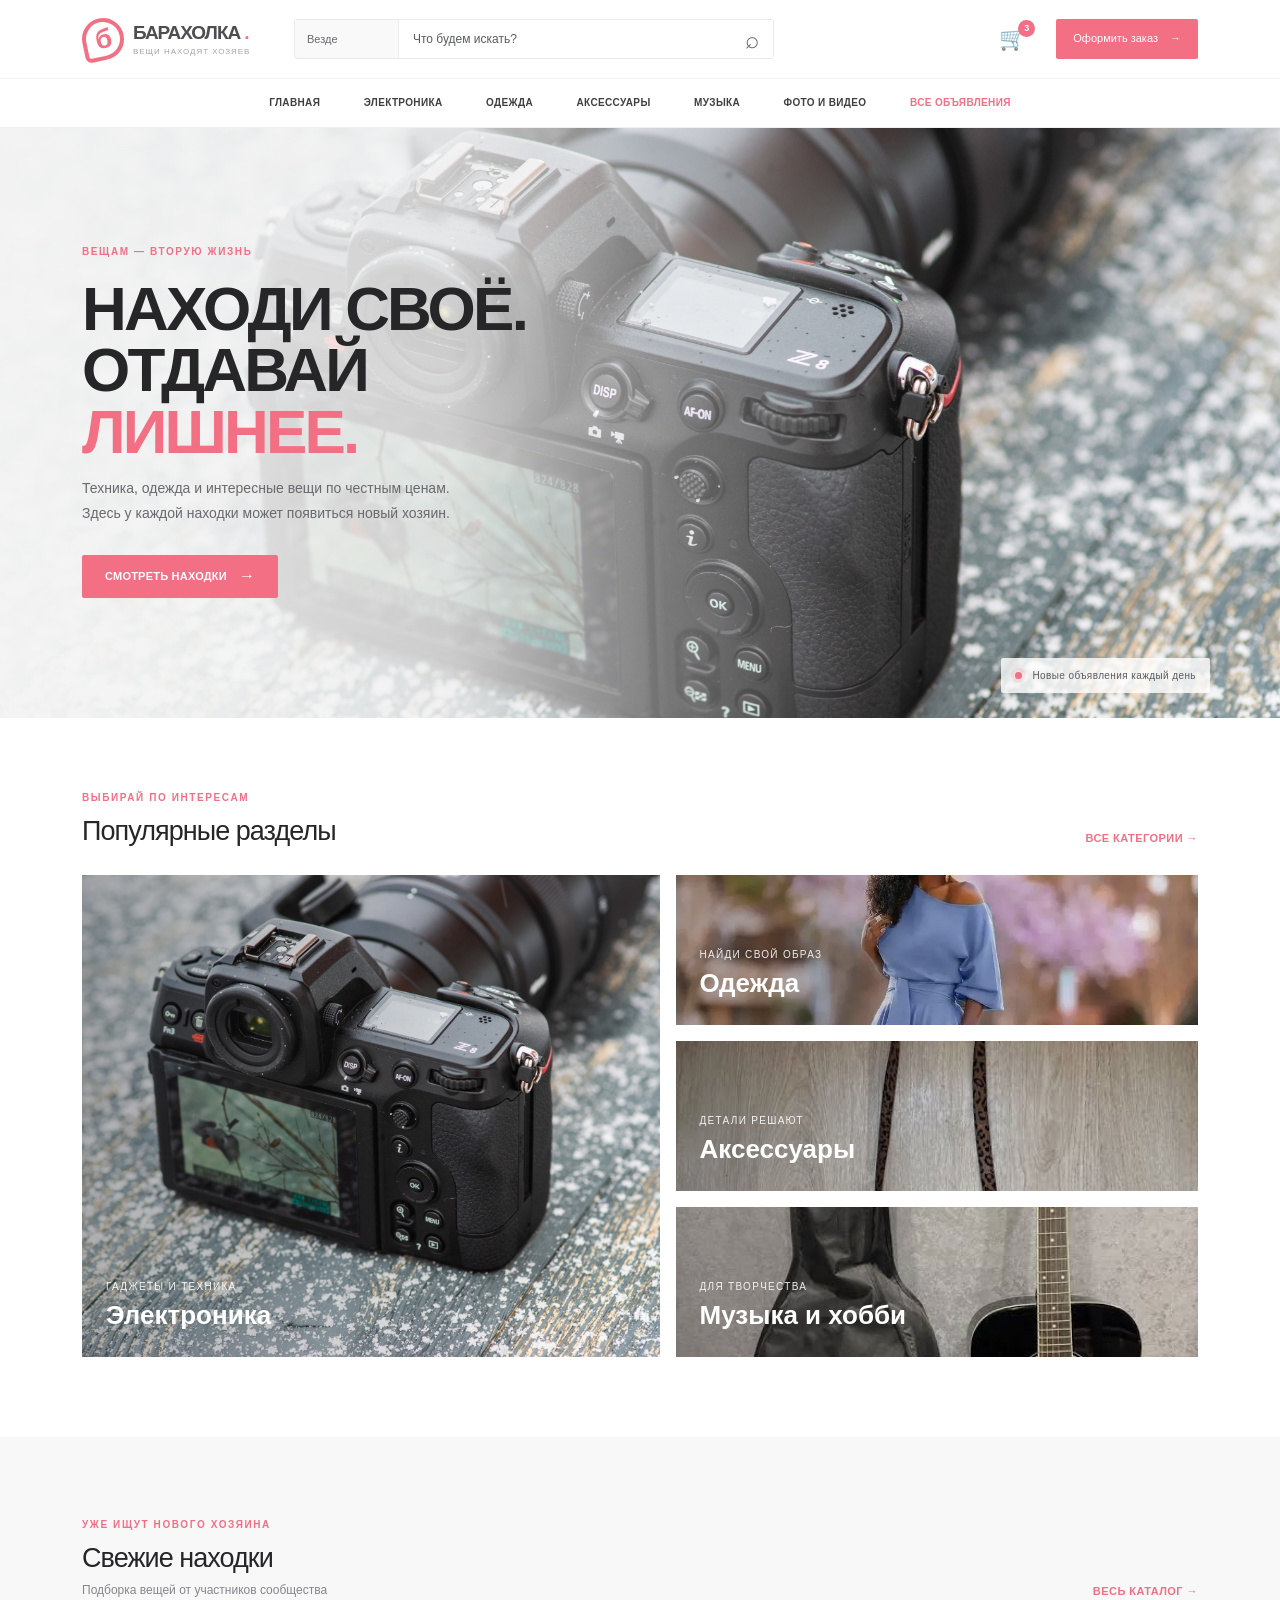
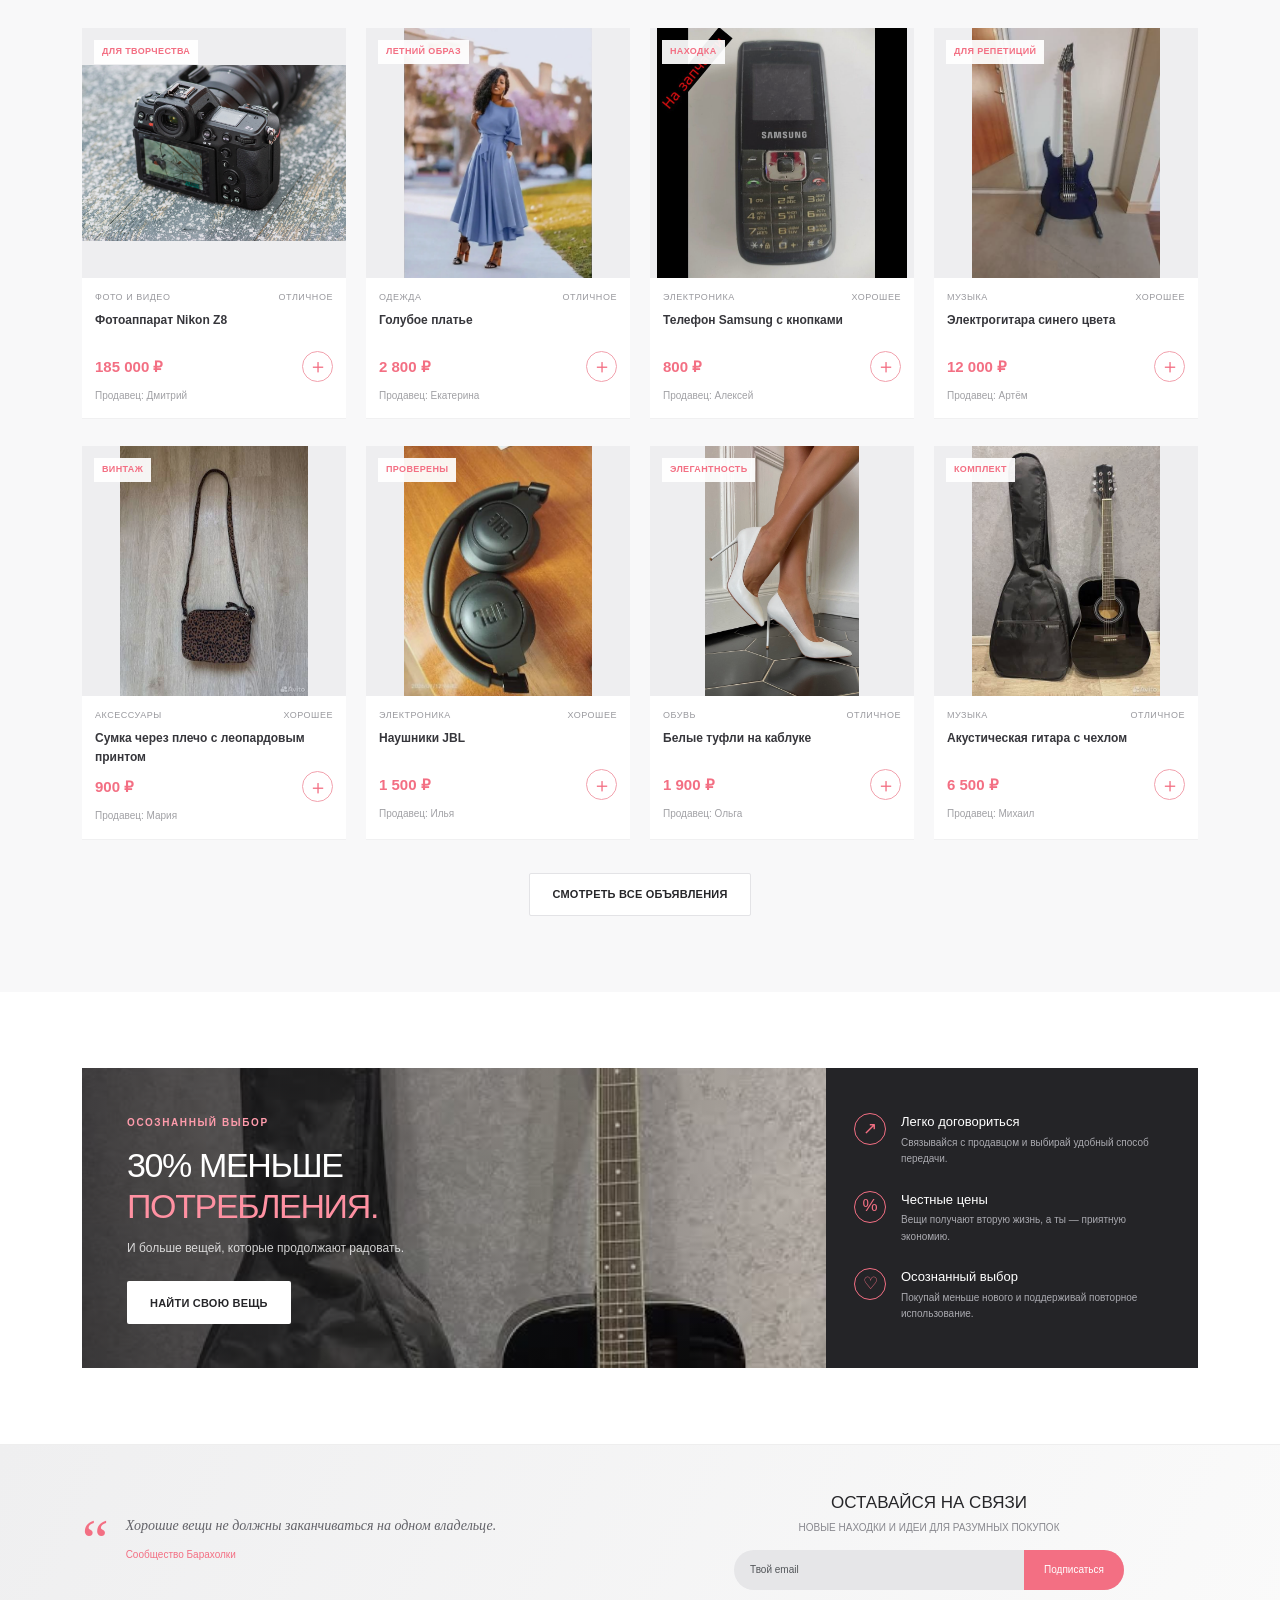
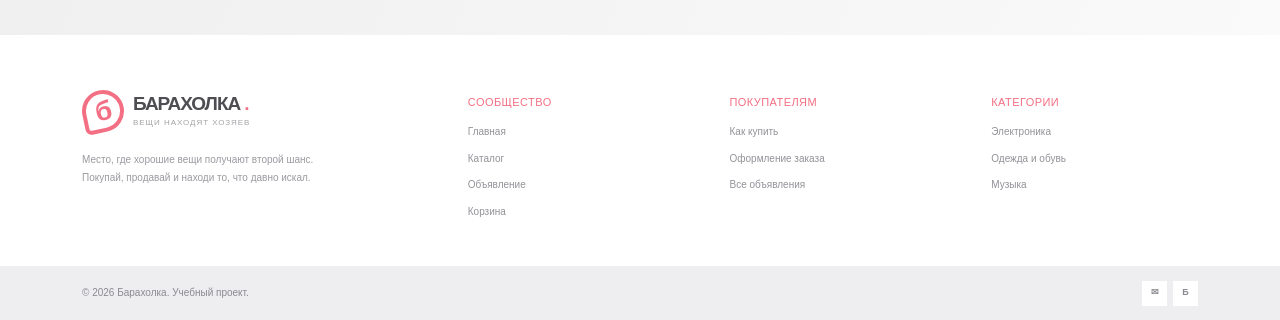
<file: index.html>
<!DOCTYPE html>
<html lang="ru">
  <head>
    <meta charset="utf-8"/>
    <meta content="width=device-width, initial-scale=1" name="viewport"/>
    <meta content="Барахолка — техника, одежда и вещи с историей по честным ценам." name="description"/>
    <title>
      Барахолка — вещи находят хозяев
    </title>
    <link crossorigin="anonymous" href="https://cdn.jsdelivr.net/npm/bootstrap@5.3.9/dist/css/bootstrap.min.css" integrity="sha384-yEPZ7jP9S0QKiUQ0m3jjsO4ProIW7wvR9gXkI7JOGa2XVsw53Yke2bsdkBbjmmiX" rel="stylesheet"/>
    <link href="styles.css" rel="stylesheet"/>
  </head>
  <body>
    <header class="site-header">
      <div class="container header-top d-flex align-items-center">
        <a aria-label="Барахолка — главная" class="brand" href="index.html">
          <span class="brand-mark">
            б
          </span>
          <span>
            БАРАХОЛКА
            <span class="brand-dot">
              .
            </span>
            <small>
              вещи находят хозяев
            </small>
          </span>
        </a>
        <form action="catalog.html" class="header-search" method="get">
          <label class="sr-only visually-hidden" for="search-query">
            Поиск по объявлениям
          </label>
          <select aria-label="Раздел поиска" class="form-select" name="section">
            <option value="all">
              Везде
            </option>
            <option value="electronics">
              Электроника
            </option>
            <option value="clothes">
              Одежда
            </option>
            <option value="accessories">
              Аксессуары
            </option>
          </select>
          <input class="form-control" id="search-query" name="q" placeholder="Что будем искать?" type="search"/>
          <button aria-label="Найти" type="submit">
            ⌕
          </button>
        </form>
        <div class="header-actions d-flex align-items-center">
          <a aria-label="Корзина" class="cart-link" href="cart.html">
            🛒
            <span class="cart-count">
              3
            </span>
          </a>
          <a class="account-button" href="checkout.html">
            Оформить заказ
            <span>
              →
            </span>
          </a>
        </div>
      </div>
      <nav class="main-nav">
        <div class="container nav-inner">
          <a href="index.html">
            Главная
          </a>
          <a href="catalog.html?section=electronics">
            Электроника
          </a>
          <a href="catalog.html?section=clothes">
            Одежда
          </a>
          <a href="catalog.html?section=accessories">
            Аксессуары
          </a>
          <a href="catalog.html?section=music">
            Музыка
          </a>
          <a href="catalog.html?section=photo">
            Фото и видео
          </a>
          <a class="sell-link" href="catalog.html">
            Все объявления
          </a>
        </div>
      </nav>
    </header>
    <main>
      <section class="hero">
        <div class="hero-inner container">
          <div class="hero-copy">
            <span class="eyebrow">
              Вещам — вторую жизнь
            </span>
            <h1>
              НАХОДИ СВОЁ.
              <br/>
              ОТДАВАЙ
              <span>
                ЛИШНЕЕ.
              </span>
            </h1>
            <p>
              Техника, одежда и интересные вещи по честным ценам. Здесь у каждой находки может появиться новый хозяин.
            </p>
            <a class="btn button button-primary" href="catalog.html">
              Смотреть находки
              <span aria-hidden="true">
                →
              </span>
            </a>
          </div>
        </div>
        <div class="hero-note">
          <span class="dot">
          </span>
          Новые объявления каждый день
        </div>
      </section>
      <section class="section container category-section">
        <div class="section-heading d-flex align-items-end justify-content-between">
          <div>
            <span class="eyebrow">
              Выбирай по интересам
            </span>
            <h2>
              Популярные разделы
            </h2>
          </div>
          <a class="text-link" href="catalog.html">
            Все категории
            <span>
              →
            </span>
          </a>
        </div>
        <div class="category-grid">
          <a class="category-card category-card-tall" href="catalog.html?section=electronics">
            <img alt="Фотоаппарат Nikon" class="img-fluid" src="img/nikon-camera.jpg"/>
            <span class="category-label">
              <small>
                Гаджеты и техника
              </small>
              <strong>
                Электроника
              </strong>
            </span>
          </a>
          <a class="category-card" href="catalog.html?section=clothes">
            <img alt="Голубое платье" class="img-fluid" src="img/blue-dress.jpg"/>
            <span class="category-label">
              <small>
                Найди свой образ
              </small>
              <strong>
                Одежда
              </strong>
            </span>
          </a>
          <a class="category-card" href="catalog.html?section=accessories">
            <img alt="Сумка с принтом" class="img-fluid" src="img/leopard-bag.jpg"/>
            <span class="category-label">
              <small>
                Детали решают
              </small>
              <strong>
                Аксессуары
              </strong>
            </span>
          </a>
          <a class="category-card category-card-wide" href="catalog.html?section=music">
            <img alt="Акустическая гитара" class="img-fluid" src="img/acoustic-guitar.jpg"/>
            <span class="category-label">
              <small>
                Для творчества
              </small>
              <strong>
                Музыка и хобби
              </strong>
            </span>
          </a>
        </div>
      </section>
      <section class="section section-muted">
        <div class="container">
          <div class="section-heading d-flex align-items-end justify-content-between">
            <div>
              <span class="eyebrow">
                Уже ищут нового хозяина
              </span>
              <h2>
                Свежие находки
              </h2>
              <p class="section-subtitle">
                Подборка вещей от участников сообщества
              </p>
            </div>
            <a class="text-link" href="catalog.html">
              Весь каталог
              <span>
                →
              </span>
            </a>
          </div>
          <div class="product-grid">
            <article class="product-card">
              <a class="product-image" href="item.html">
                <img alt="Фотоаппарат Nikon Z8" class="img-fluid" src="img/nikon-camera.jpg"/>
                <span class="product-tag">
                  Для творчества
                </span>
              </a>
              <div class="product-meta">
                <span>
                  Фото и видео
                </span>
                <span>
                  Отличное
                </span>
              </div>
              <a class="product-title" href="item.html">
                Фотоаппарат Nikon Z8
              </a>
              <div class="product-card-bottom d-flex align-items-center justify-content-between">
                <strong>
                  185 000 ₽
                </strong>
                <a aria-label="Открыть корзину" class="add-button" href="cart.html">
                  ＋
                </a>
              </div>
              <span class="product-seller">
                Продавец: Дмитрий
              </span>
            </article>
            <article class="product-card">
              <a class="product-image" href="item.html">
                <img alt="Голубое платье" class="img-fluid" src="img/blue-dress.jpg"/>
                <span class="product-tag">
                  Летний образ
                </span>
              </a>
              <div class="product-meta">
                <span>
                  Одежда
                </span>
                <span>
                  Отличное
                </span>
              </div>
              <a class="product-title" href="item.html">
                Голубое платье
              </a>
              <div class="product-card-bottom d-flex align-items-center justify-content-between">
                <strong>
                  2 800 ₽
                </strong>
                <a aria-label="Открыть корзину" class="add-button" href="cart.html">
                  ＋
                </a>
              </div>
              <span class="product-seller">
                Продавец: Екатерина
              </span>
            </article>
            <article class="product-card">
              <a class="product-image" href="item.html">
                <img alt="Телефон Samsung с кнопками" class="img-fluid" src="img/phone-samsung.jpg"/>
                <span class="product-tag">
                  Находка
                </span>
              </a>
              <div class="product-meta">
                <span>
                  Электроника
                </span>
                <span>
                  Хорошее
                </span>
              </div>
              <a class="product-title" href="item.html">
                Телефон Samsung с кнопками
              </a>
              <div class="product-card-bottom d-flex align-items-center justify-content-between">
                <strong>
                  800 ₽
                </strong>
                <a aria-label="Открыть корзину" class="add-button" href="cart.html">
                  ＋
                </a>
              </div>
              <span class="product-seller">
                Продавец: Алексей
              </span>
            </article>
            <article class="product-card">
              <a class="product-image" href="item.html">
                <img alt="Электрогитара синего цвета" class="img-fluid" src="img/electric-guitar.jpg"/>
                <span class="product-tag">
                  Для репетиций
                </span>
              </a>
              <div class="product-meta">
                <span>
                  Музыка
                </span>
                <span>
                  Хорошее
                </span>
              </div>
              <a class="product-title" href="item.html">
                Электрогитара синего цвета
              </a>
              <div class="product-card-bottom d-flex align-items-center justify-content-between">
                <strong>
                  12 000 ₽
                </strong>
                <a aria-label="Открыть корзину" class="add-button" href="cart.html">
                  ＋
                </a>
              </div>
              <span class="product-seller">
                Продавец: Артём
              </span>
            </article>
            <article class="product-card">
              <a class="product-image" href="item.html">
                <img alt="Сумка через плечо с леопардовым принтом" class="img-fluid" src="img/leopard-bag.jpg"/>
                <span class="product-tag">
                  Винтаж
                </span>
              </a>
              <div class="product-meta">
                <span>
                  Аксессуары
                </span>
                <span>
                  Хорошее
                </span>
              </div>
              <a class="product-title" href="item.html">
                Сумка через плечо с леопардовым принтом
              </a>
              <div class="product-card-bottom d-flex align-items-center justify-content-between">
                <strong>
                  900 ₽
                </strong>
                <a aria-label="Открыть корзину" class="add-button" href="cart.html">
                  ＋
                </a>
              </div>
              <span class="product-seller">
                Продавец: Мария
              </span>
            </article>
            <article class="product-card">
              <a class="product-image" href="item.html">
                <img alt="Наушники JBL" class="img-fluid" src="img/jbl-headphones.jpg"/>
                <span class="product-tag">
                  Проверены
                </span>
              </a>
              <div class="product-meta">
                <span>
                  Электроника
                </span>
                <span>
                  Хорошее
                </span>
              </div>
              <a class="product-title" href="item.html">
                Наушники JBL
              </a>
              <div class="product-card-bottom d-flex align-items-center justify-content-between">
                <strong>
                  1 500 ₽
                </strong>
                <a aria-label="Открыть корзину" class="add-button" href="cart.html">
                  ＋
                </a>
              </div>
              <span class="product-seller">
                Продавец: Илья
              </span>
            </article>
            <article class="product-card">
              <a class="product-image" href="item.html">
                <img alt="Белые туфли на каблуке" class="img-fluid" src="img/white-heels.jpg"/>
                <span class="product-tag">
                  Элегантность
                </span>
              </a>
              <div class="product-meta">
                <span>
                  Обувь
                </span>
                <span>
                  Отличное
                </span>
              </div>
              <a class="product-title" href="item.html">
                Белые туфли на каблуке
              </a>
              <div class="product-card-bottom d-flex align-items-center justify-content-between">
                <strong>
                  1 900 ₽
                </strong>
                <a aria-label="Открыть корзину" class="add-button" href="cart.html">
                  ＋
                </a>
              </div>
              <span class="product-seller">
                Продавец: Ольга
              </span>
            </article>
            <article class="product-card">
              <a class="product-image" href="item.html">
                <img alt="Акустическая гитара с чехлом" class="img-fluid" src="img/acoustic-guitar.jpg"/>
                <span class="product-tag">
                  Комплект
                </span>
              </a>
              <div class="product-meta">
                <span>
                  Музыка
                </span>
                <span>
                  Отличное
                </span>
              </div>
              <a class="product-title" href="item.html">
                Акустическая гитара с чехлом
              </a>
              <div class="product-card-bottom d-flex align-items-center justify-content-between">
                <strong>
                  6 500 ₽
                </strong>
                <a aria-label="Открыть корзину" class="add-button" href="cart.html">
                  ＋
                </a>
              </div>
              <span class="product-seller">
                Продавец: Михаил
              </span>
            </article>
          </div>
          <div class="center-action">
            <a class="btn button button-outline" href="catalog.html">
              Смотреть все объявления
            </a>
          </div>
        </div>
      </section>
      <section class="promo-section container">
        <div class="promo-photo">
          <div class="promo-copy">
            <span class="eyebrow">
              Осознанный выбор
            </span>
            <h2>
              30% МЕНЬШЕ
              <br/>
              <span>
                ПОТРЕБЛЕНИЯ.
              </span>
            </h2>
            <p>
              И больше вещей, которые продолжают радовать.
            </p>
            <a class="btn button button-light" href="catalog.html">
              Найти свою вещь
            </a>
          </div>
        </div>
        <div class="benefits-panel">
          <article>
            <span class="benefit-icon">
              ↗
            </span>
            <div>
              <h3>
                Легко договориться
              </h3>
              <p>
                Связывайся с продавцом и выбирай удобный способ передачи.
              </p>
            </div>
          </article>
          <article>
            <span class="benefit-icon">
              %
            </span>
            <div>
              <h3>
                Честные цены
              </h3>
              <p>
                Вещи получают вторую жизнь, а ты — приятную экономию.
              </p>
            </div>
          </article>
          <article>
            <span class="benefit-icon">
              ♡
            </span>
            <div>
              <h3>
                Осознанный выбор
              </h3>
              <p>
                Покупай меньше нового и поддерживай повторное использование.
              </p>
            </div>
          </article>
        </div>
      </section>
    </main>
    <section class="newsletter">
      <div class="container newsletter-inner">
        <div class="newsletter-quote">
          <span class="quote-mark">
            “
          </span>
          <div>
            <p>
              Хорошие вещи не должны заканчиваться на одном владельце.
            </p>
            <span>
              Сообщество Барахолки
            </span>
          </div>
        </div>
        <form action="#" class="newsletter-form" method="get">
          <label for="newsletter-email">
            ОСТАВАЙСЯ НА СВЯЗИ
          </label>
          <p>
            Новые находки и идеи для разумных покупок
          </p>
          <div>
            <input class="form-control" id="newsletter-email" name="email" placeholder="Твой email" required="" type="email"/>
            <button type="submit">
              Подписаться
            </button>
          </div>
        </form>
      </div>
    </section>
    <footer class="site-footer">
      <div class="container footer-main">
        <div class="footer-about">
          <a class="brand" href="index.html">
            <span class="brand-mark">
              б
            </span>
            <span>
              БАРАХОЛКА
              <span class="brand-dot">
                .
              </span>
              <small>
                вещи находят хозяев
              </small>
            </span>
          </a>
          <p>
            Место, где хорошие вещи получают второй шанс. Покупай, продавай и находи то, что давно искал.
          </p>
        </div>
        <div class="footer-column">
          <h3>
            Сообщество
          </h3>
          <a href="index.html">
            Главная
          </a>
          <a href="catalog.html">
            Каталог
          </a>
          <a href="item.html">
            Объявление
          </a>
          <a href="cart.html">
            Корзина
          </a>
        </div>
        <div class="footer-column">
          <h3>
            Покупателям
          </h3>
          <a href="checkout.html">
            Как купить
          </a>
          <a href="checkout.html">
            Оформление заказа
          </a>
          <a href="catalog.html">
            Все объявления
          </a>
        </div>
        <div class="footer-column">
          <h3>
            Категории
          </h3>
          <a href="catalog.html?section=electronics">
            Электроника
          </a>
          <a href="catalog.html?section=clothes">
            Одежда и обувь
          </a>
          <a href="catalog.html?section=music">
            Музыка
          </a>
        </div>
      </div>
      <div class="footer-bottom d-flex align-items-center justify-content-between">
        <div class="container">
          <span>
            © 2026 Барахолка. Учебный проект.
          </span>
          <div class="social-links">
            <a aria-label="Электронная почта" href="mailto:hello@example.com">
              ✉
            </a>
            <a aria-label="Каталог" href="catalog.html">
              Б
            </a>
          </div>
        </div>
      </div>
    </footer>
  </body>
</html>
</file>
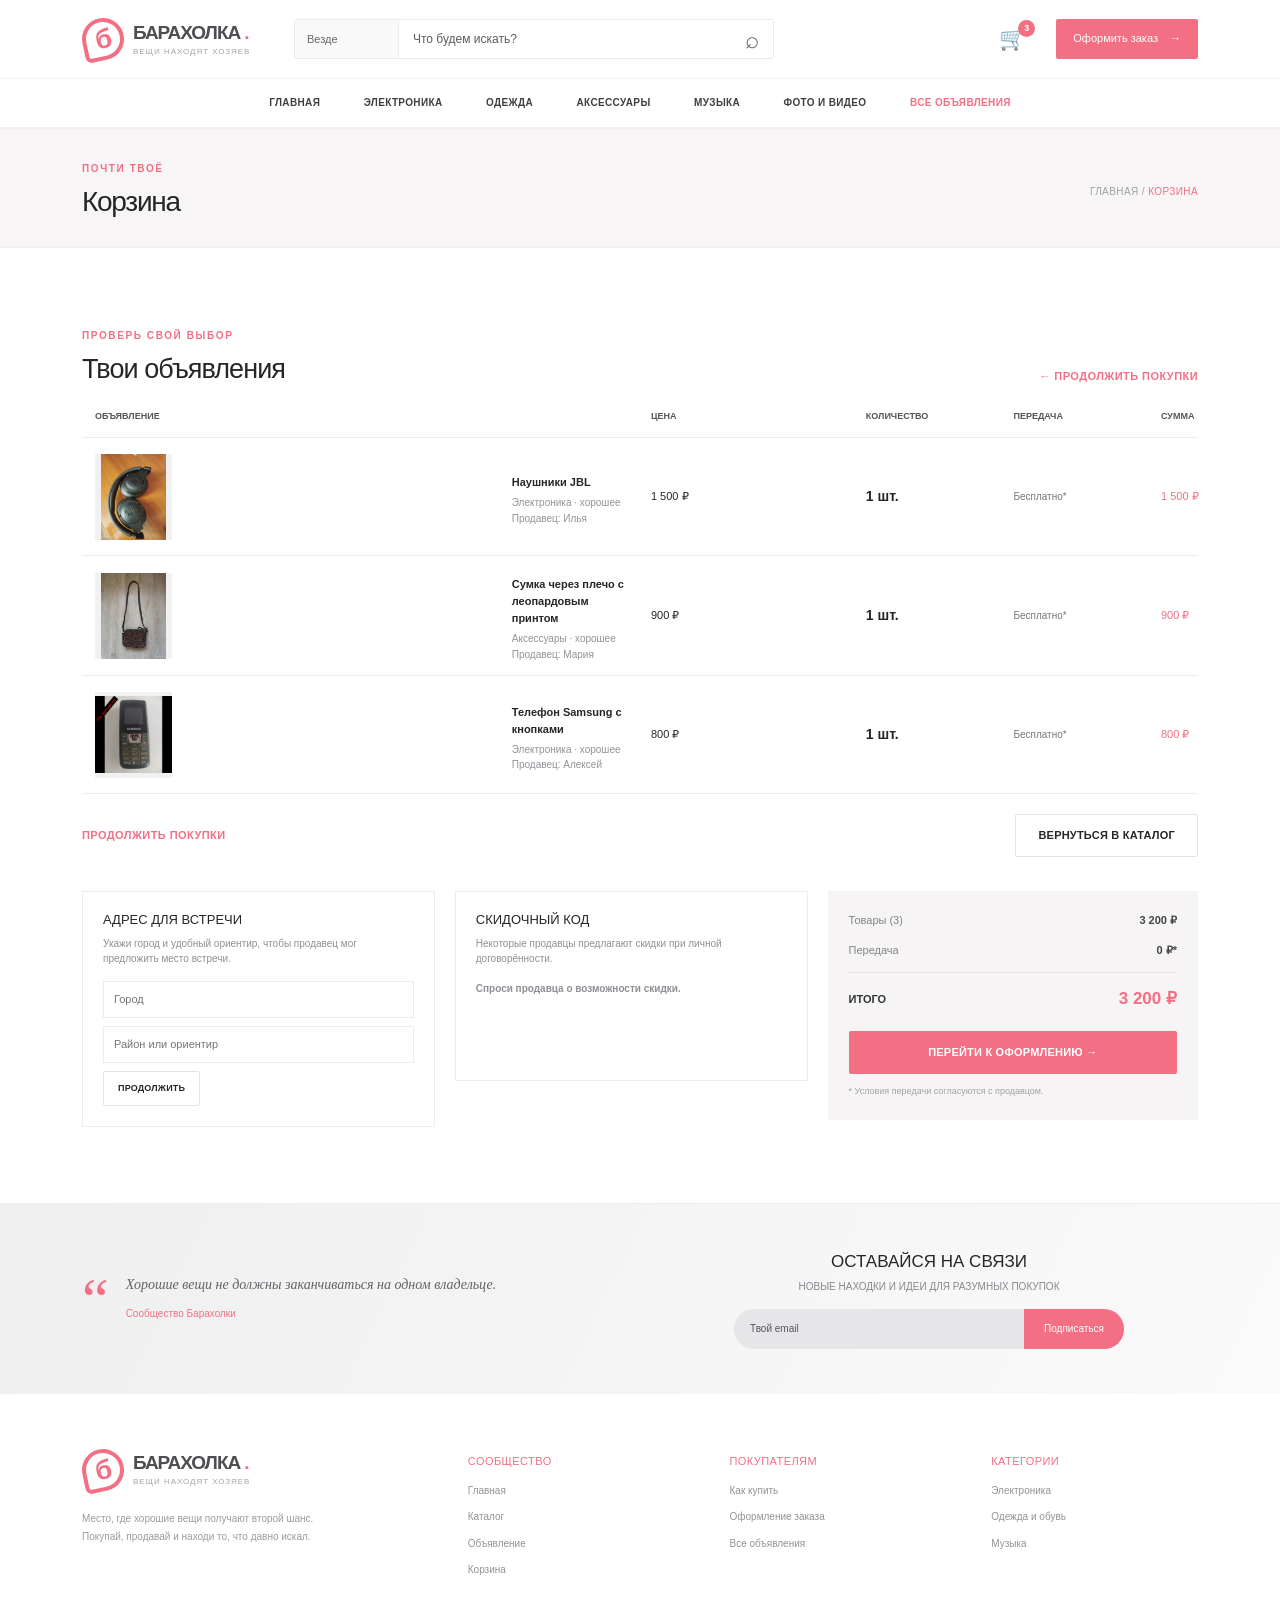
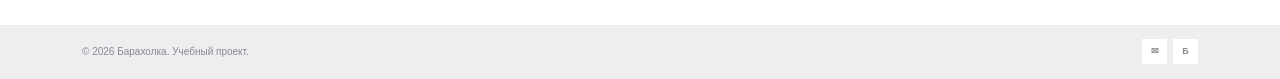
<file: cart.html>
<!DOCTYPE html>
<html lang="ru">
  <head>
    <meta charset="utf-8"/>
    <meta content="width=device-width, initial-scale=1" name="viewport"/>
    <meta content="Корзина покупок на Барахолке." name="description"/>
    <title>
      Корзина — Барахолка
    </title>
    <link crossorigin="anonymous" href="https://cdn.jsdelivr.net/npm/bootstrap@5.3.9/dist/css/bootstrap.min.css" integrity="sha384-yEPZ7jP9S0QKiUQ0m3jjsO4ProIW7wvR9gXkI7JOGa2XVsw53Yke2bsdkBbjmmiX" rel="stylesheet"/>
    <link href="styles.css" rel="stylesheet"/>
  </head>
  <body>
    <header class="site-header">
      <div class="container header-top d-flex align-items-center">
        <a aria-label="Барахолка — главная" class="brand" href="index.html">
          <span class="brand-mark">
            б
          </span>
          <span>
            БАРАХОЛКА
            <span class="brand-dot">
              .
            </span>
            <small>
              вещи находят хозяев
            </small>
          </span>
        </a>
        <form action="catalog.html" class="header-search" method="get">
          <label class="sr-only visually-hidden" for="search-query">
            Поиск по объявлениям
          </label>
          <select aria-label="Раздел поиска" class="form-select" name="section">
            <option value="all">
              Везде
            </option>
            <option value="electronics">
              Электроника
            </option>
            <option value="clothes">
              Одежда
            </option>
            <option value="accessories">
              Аксессуары
            </option>
          </select>
          <input class="form-control" id="search-query" name="q" placeholder="Что будем искать?" type="search"/>
          <button aria-label="Найти" type="submit">
            ⌕
          </button>
        </form>
        <div class="header-actions d-flex align-items-center">
          <a aria-label="Корзина" class="cart-link" href="cart.html">
            🛒
            <span class="cart-count">
              3
            </span>
          </a>
          <a class="account-button" href="checkout.html">
            Оформить заказ
            <span>
              →
            </span>
          </a>
        </div>
      </div>
      <nav class="main-nav">
        <div class="container nav-inner">
          <a href="index.html">
            Главная
          </a>
          <a href="catalog.html?section=electronics">
            Электроника
          </a>
          <a href="catalog.html?section=clothes">
            Одежда
          </a>
          <a href="catalog.html?section=accessories">
            Аксессуары
          </a>
          <a href="catalog.html?section=music">
            Музыка
          </a>
          <a href="catalog.html?section=photo">
            Фото и видео
          </a>
          <a class="sell-link" href="catalog.html">
            Все объявления
          </a>
        </div>
      </nav>
    </header>
    <main>
      <section class="page-banner">
        <div class="container page-banner-inner">
          <div>
            <span class="eyebrow">
              Почти твоё
            </span>
            <h1>
              Корзина
            </h1>
          </div>
          <p>
            <a href="index.html">
              Главная
            </a>
            /
            <span>
              Корзина
            </span>
          </p>
        </div>
      </section>
      <section class="container section cart-section">
        <div class="cart-heading">
          <div>
            <span class="eyebrow">
              Проверь свой выбор
            </span>
            <h2>
              Твои объявления
            </h2>
          </div>
          <a class="text-link" href="catalog.html">
            ← Продолжить покупки
          </a>
        </div>
        <div class="cart-table-head">
          <span>
            Объявление
          </span>
          <span>
            Цена
          </span>
          <span>
            Количество
          </span>
          <span>
            Передача
          </span>
          <span>
            Сумма
          </span>
        </div>
        <div class="cart-rows">
          <article class="cart-row">
            <a class="cart-product-image" href="item.html">
              <img alt="Наушники JBL" class="img-fluid" src="img/jbl-headphones.jpg"/>
            </a>
            <div class="cart-product-info">
              <a href="item.html">
                <strong>
                  Наушники JBL
                </strong>
              </a>
              <span>
                Электроника · хорошее
              </span>
              <small>
                Продавец: Илья
              </small>
            </div>
            <div class="cart-unit-price">
              <small>
                Цена
              </small>
              <strong>
                1 500 ₽
              </strong>
            </div>
            <div class="cart-quantity">
              <small>
                Количество
              </small>
              <strong>
                1 шт.
              </strong>
            </div>
            <div class="cart-shipping">
              <small>
                Передача
              </small>
              <strong>
                Бесплатно*
              </strong>
            </div>
            <div class="cart-subtotal">
              <small>
                Сумма
              </small>
              <strong>
                1 500 ₽
              </strong>
            </div>
          </article>
          <article class="cart-row">
            <a class="cart-product-image" href="item.html">
              <img alt="Сумка через плечо с леопардовым принтом" class="img-fluid" src="img/leopard-bag.jpg"/>
            </a>
            <div class="cart-product-info">
              <a href="item.html">
                <strong>
                  Сумка через плечо с леопардовым принтом
                </strong>
              </a>
              <span>
                Аксессуары · хорошее
              </span>
              <small>
                Продавец: Мария
              </small>
            </div>
            <div class="cart-unit-price">
              <small>
                Цена
              </small>
              <strong>
                900 ₽
              </strong>
            </div>
            <div class="cart-quantity">
              <small>
                Количество
              </small>
              <strong>
                1 шт.
              </strong>
            </div>
            <div class="cart-shipping">
              <small>
                Передача
              </small>
              <strong>
                Бесплатно*
              </strong>
            </div>
            <div class="cart-subtotal">
              <small>
                Сумма
              </small>
              <strong>
                900 ₽
              </strong>
            </div>
          </article>
          <article class="cart-row">
            <a class="cart-product-image" href="item.html">
              <img alt="Телефон Samsung с кнопками" class="img-fluid" src="img/phone-samsung.jpg"/>
            </a>
            <div class="cart-product-info">
              <a href="item.html">
                <strong>
                  Телефон Samsung с кнопками
                </strong>
              </a>
              <span>
                Электроника · хорошее
              </span>
              <small>
                Продавец: Алексей
              </small>
            </div>
            <div class="cart-unit-price">
              <small>
                Цена
              </small>
              <strong>
                800 ₽
              </strong>
            </div>
            <div class="cart-quantity">
              <small>
                Количество
              </small>
              <strong>
                1 шт.
              </strong>
            </div>
            <div class="cart-shipping">
              <small>
                Передача
              </small>
              <strong>
                Бесплатно*
              </strong>
            </div>
            <div class="cart-subtotal">
              <small>
                Сумма
              </small>
              <strong>
                800 ₽
              </strong>
            </div>
          </article>
        </div>
        <div class="cart-actions d-flex align-items-center justify-content-between">
          <a class="text-link" href="catalog.html">
            Продолжить покупки
          </a>
          <a class="btn button button-outline" href="catalog.html">
            Вернуться в каталог
          </a>
        </div>
        <div class="cart-checkout-grid">
          <div class="cart-form-card">
            <h3>
              Адрес для встречи
            </h3>
            <p>
              Укажи город и удобный ориентир, чтобы продавец мог предложить место встречи.
            </p>
            <form action="checkout.html" method="get">
              <input name="city" placeholder="Город" required=""/>
              <input name="place" placeholder="Район или ориентир" required=""/>
              <button class="btn button button-outline" type="submit">
                Продолжить
              </button>
            </form>
          </div>
          <div class="cart-form-card coupon-card">
            <h3>
              Скидочный код
            </h3>
            <p>
              Некоторые продавцы предлагают скидки при личной договорённости.
            </p>
            <p>
              <strong>
                Спроси продавца о возможности скидки.
              </strong>
            </p>
          </div>
          <div class="cart-total-card">
            <div class="summary-line d-flex align-items-center justify-content-between">
              <span>
                Товары (3)
              </span>
              <strong>
                3 200 ₽
              </strong>
            </div>
            <div class="summary-line d-flex align-items-center justify-content-between">
              <span>
                Передача
              </span>
              <strong>
                0 ₽*
              </strong>
            </div>
            <div class="summary-total d-flex align-items-center justify-content-between">
              <span>
                Итого
              </span>
              <strong>
                3 200 ₽
              </strong>
            </div>
            <a class="btn button button-primary button-wide" href="checkout.html">
              Перейти к оформлению →
            </a>
            <small>
              * Условия передачи согласуются с продавцом.
            </small>
          </div>
        </div>
      </section>
    </main>
    <section class="newsletter">
      <div class="container newsletter-inner">
        <div class="newsletter-quote">
          <span class="quote-mark">
            “
          </span>
          <div>
            <p>
              Хорошие вещи не должны заканчиваться на одном владельце.
            </p>
            <span>
              Сообщество Барахолки
            </span>
          </div>
        </div>
        <form action="#" class="newsletter-form" method="get">
          <label for="newsletter-email">
            ОСТАВАЙСЯ НА СВЯЗИ
          </label>
          <p>
            Новые находки и идеи для разумных покупок
          </p>
          <div>
            <input class="form-control" id="newsletter-email" name="email" placeholder="Твой email" required="" type="email"/>
            <button type="submit">
              Подписаться
            </button>
          </div>
        </form>
      </div>
    </section>
    <footer class="site-footer">
      <div class="container footer-main">
        <div class="footer-about">
          <a class="brand" href="index.html">
            <span class="brand-mark">
              б
            </span>
            <span>
              БАРАХОЛКА
              <span class="brand-dot">
                .
              </span>
              <small>
                вещи находят хозяев
              </small>
            </span>
          </a>
          <p>
            Место, где хорошие вещи получают второй шанс. Покупай, продавай и находи то, что давно искал.
          </p>
        </div>
        <div class="footer-column">
          <h3>
            Сообщество
          </h3>
          <a href="index.html">
            Главная
          </a>
          <a href="catalog.html">
            Каталог
          </a>
          <a href="item.html">
            Объявление
          </a>
          <a href="cart.html">
            Корзина
          </a>
        </div>
        <div class="footer-column">
          <h3>
            Покупателям
          </h3>
          <a href="checkout.html">
            Как купить
          </a>
          <a href="checkout.html">
            Оформление заказа
          </a>
          <a href="catalog.html">
            Все объявления
          </a>
        </div>
        <div class="footer-column">
          <h3>
            Категории
          </h3>
          <a href="catalog.html?section=electronics">
            Электроника
          </a>
          <a href="catalog.html?section=clothes">
            Одежда и обувь
          </a>
          <a href="catalog.html?section=music">
            Музыка
          </a>
        </div>
      </div>
      <div class="footer-bottom d-flex align-items-center justify-content-between">
        <div class="container">
          <span>
            © 2026 Барахолка. Учебный проект.
          </span>
          <div class="social-links">
            <a aria-label="Электронная почта" href="mailto:hello@example.com">
              ✉
            </a>
            <a aria-label="Каталог" href="catalog.html">
              Б
            </a>
          </div>
        </div>
      </div>
    </footer>
  </body>
</html>
</file>
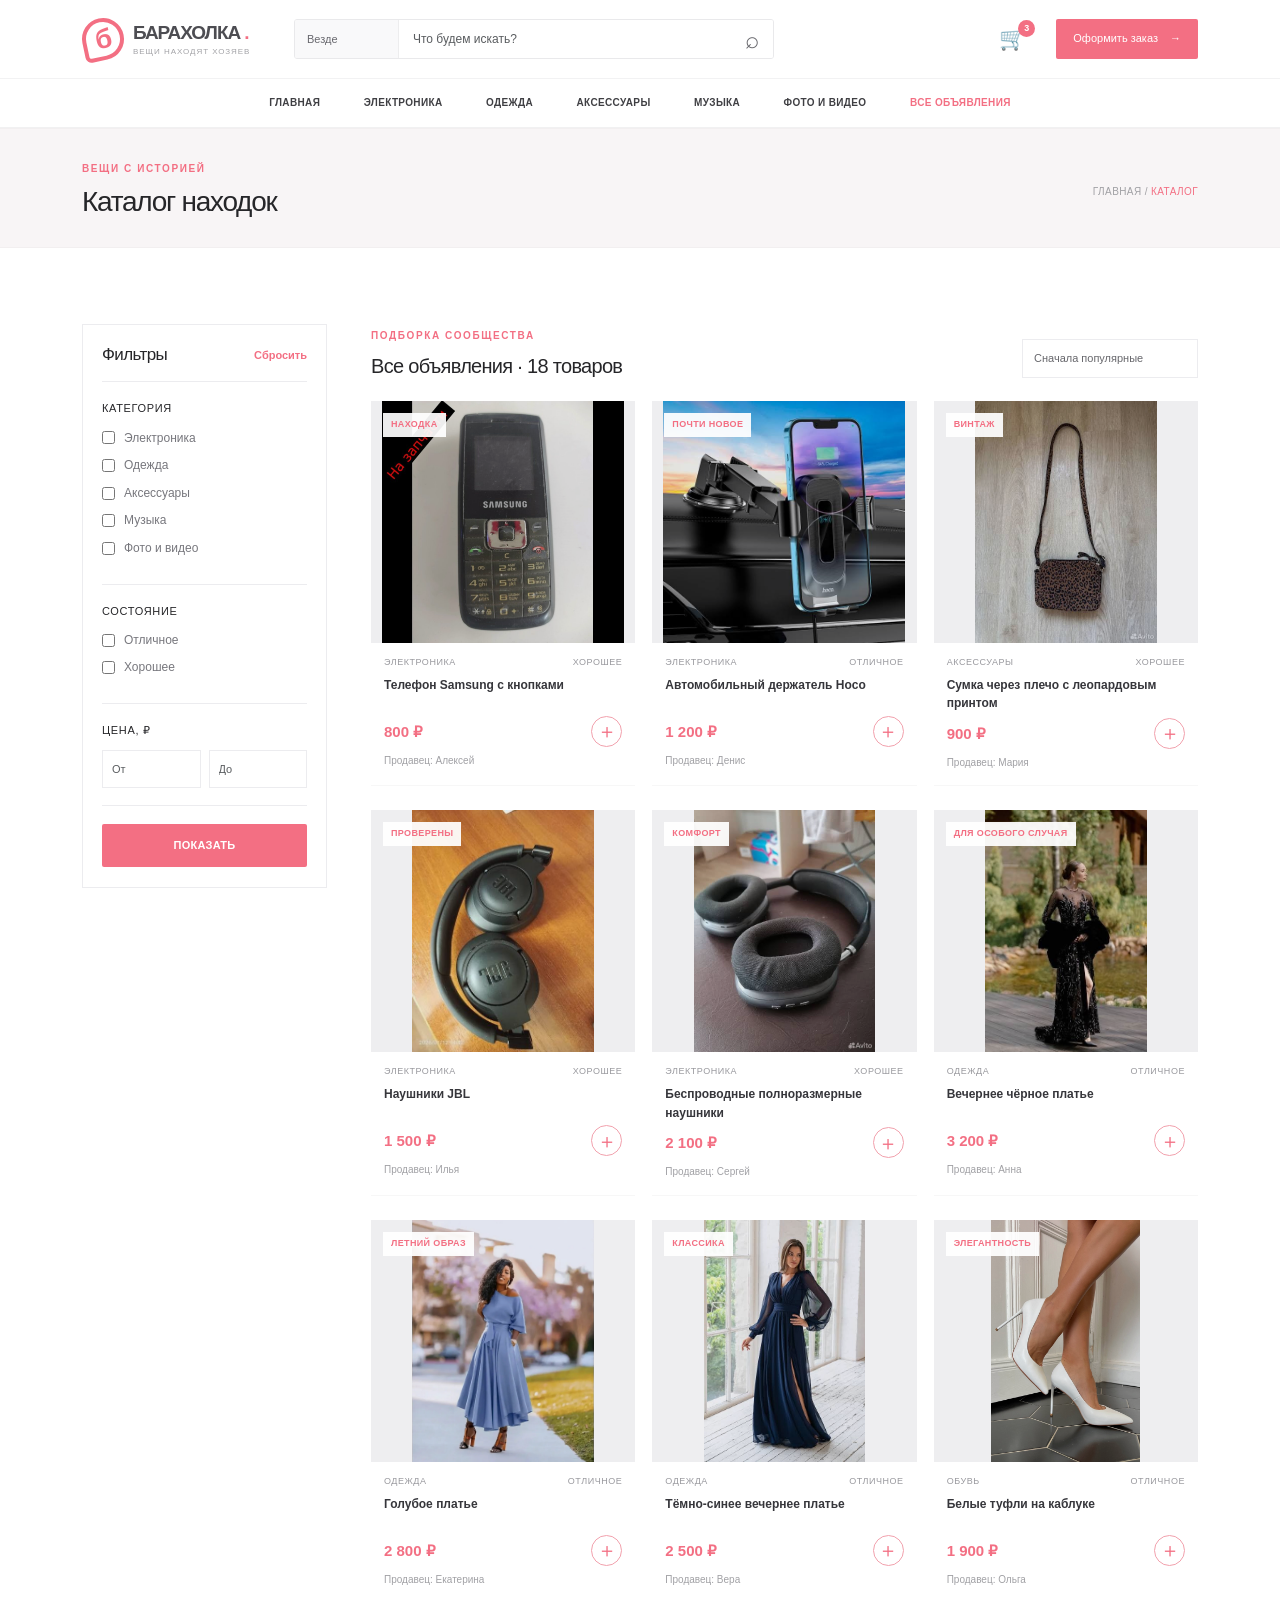
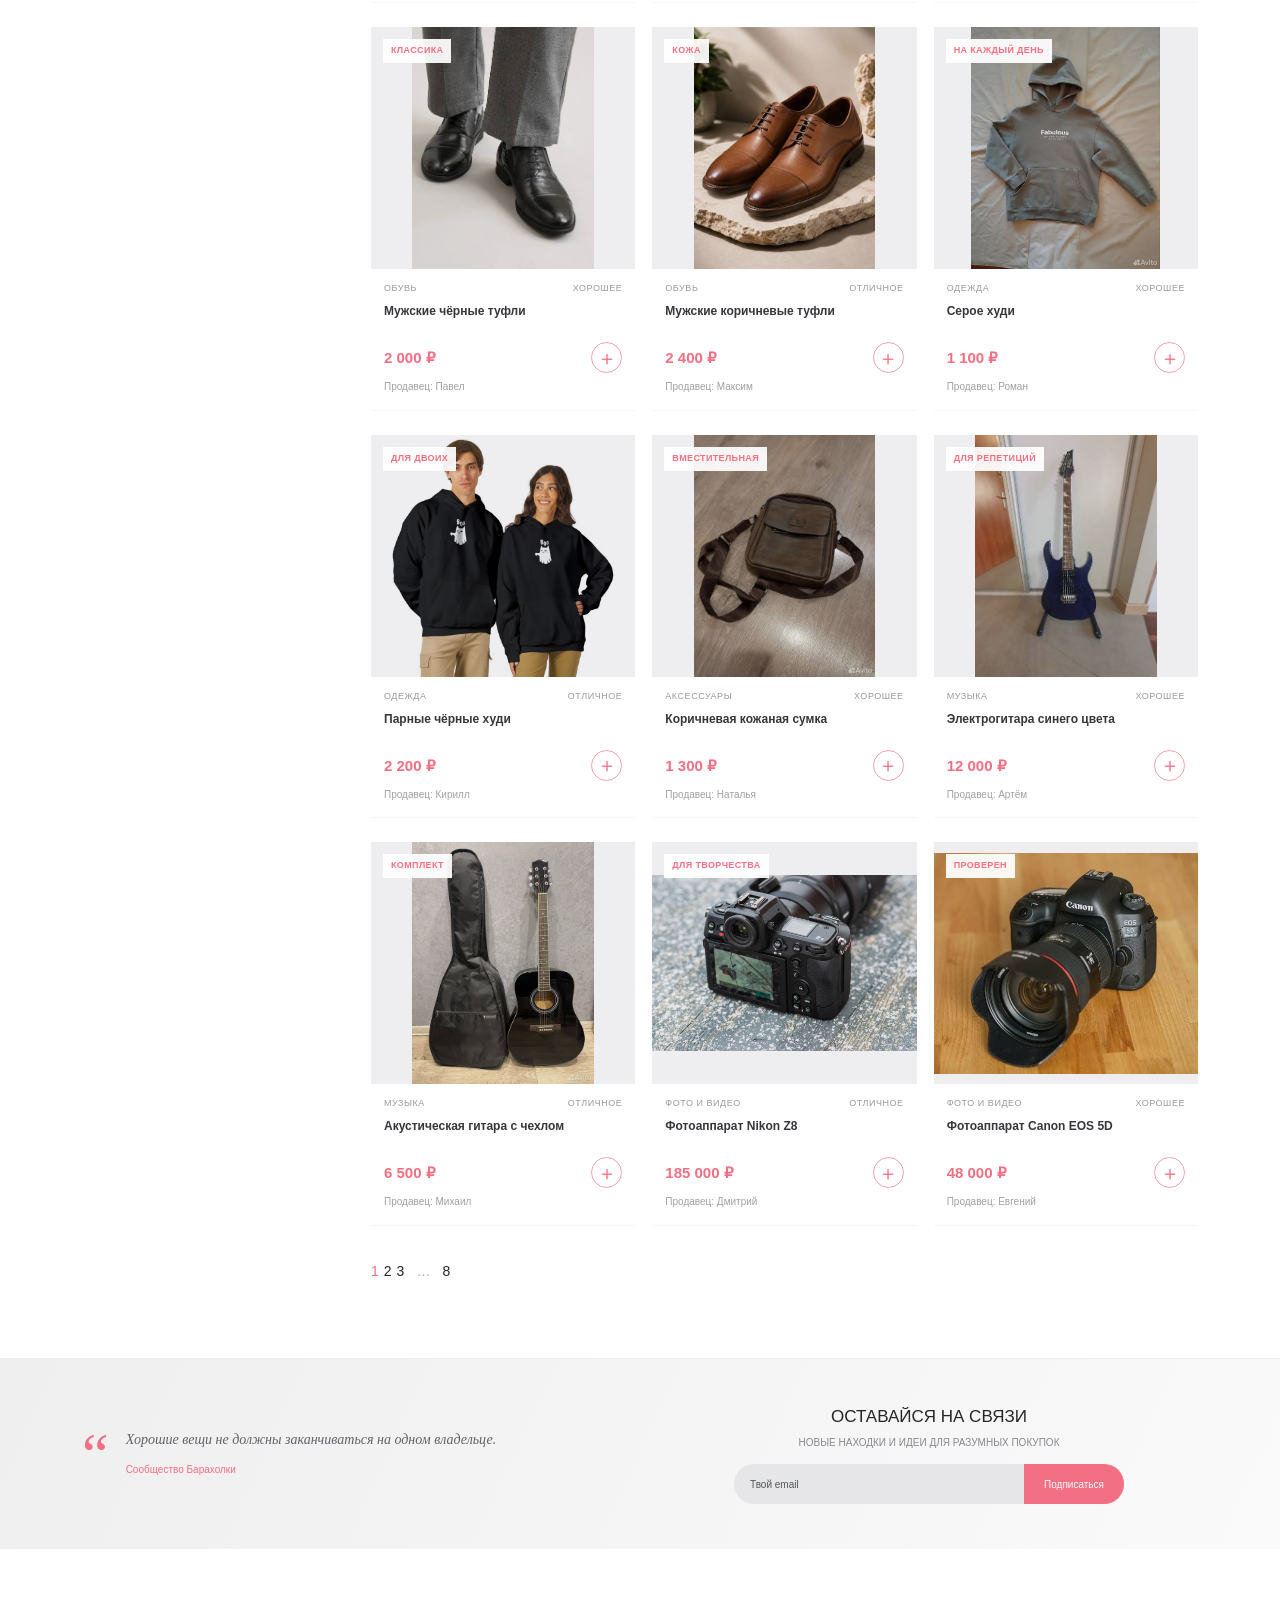
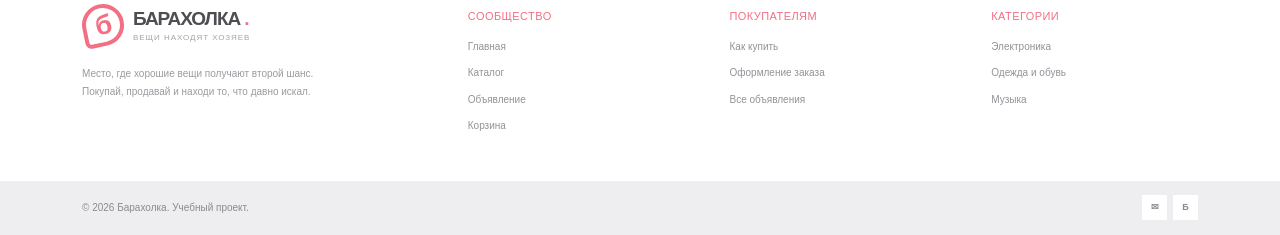
<file: catalog.html>
<!DOCTYPE html>
<html lang="ru">
  <head>
    <meta charset="utf-8"/>
    <meta content="width=device-width, initial-scale=1" name="viewport"/>
    <meta content="Каталог объявлений интернет-барахолки." name="description"/>
    <title>
      Каталог — Барахолка
    </title>
    <link crossorigin="anonymous" href="https://cdn.jsdelivr.net/npm/bootstrap@5.3.9/dist/css/bootstrap.min.css" integrity="sha384-yEPZ7jP9S0QKiUQ0m3jjsO4ProIW7wvR9gXkI7JOGa2XVsw53Yke2bsdkBbjmmiX" rel="stylesheet"/>
    <link href="styles.css" rel="stylesheet"/>
  </head>
  <body>
    <header class="site-header">
      <div class="container header-top d-flex align-items-center">
        <a aria-label="Барахолка — главная" class="brand" href="index.html">
          <span class="brand-mark">
            б
          </span>
          <span>
            БАРАХОЛКА
            <span class="brand-dot">
              .
            </span>
            <small>
              вещи находят хозяев
            </small>
          </span>
        </a>
        <form action="catalog.html" class="header-search" method="get">
          <label class="sr-only visually-hidden" for="search-query">
            Поиск по объявлениям
          </label>
          <select aria-label="Раздел поиска" class="form-select" name="section">
            <option value="all">
              Везде
            </option>
            <option value="electronics">
              Электроника
            </option>
            <option value="clothes">
              Одежда
            </option>
            <option value="accessories">
              Аксессуары
            </option>
          </select>
          <input class="form-control" id="search-query" name="q" placeholder="Что будем искать?" type="search"/>
          <button aria-label="Найти" type="submit">
            ⌕
          </button>
        </form>
        <div class="header-actions d-flex align-items-center">
          <a aria-label="Корзина" class="cart-link" href="cart.html">
            🛒
            <span class="cart-count">
              3
            </span>
          </a>
          <a class="account-button" href="checkout.html">
            Оформить заказ
            <span>
              →
            </span>
          </a>
        </div>
      </div>
      <nav class="main-nav">
        <div class="container nav-inner">
          <a href="index.html">
            Главная
          </a>
          <a href="catalog.html?section=electronics">
            Электроника
          </a>
          <a href="catalog.html?section=clothes">
            Одежда
          </a>
          <a href="catalog.html?section=accessories">
            Аксессуары
          </a>
          <a href="catalog.html?section=music">
            Музыка
          </a>
          <a href="catalog.html?section=photo">
            Фото и видео
          </a>
          <a class="sell-link" href="catalog.html">
            Все объявления
          </a>
        </div>
      </nav>
    </header>
    <main>
      <section class="page-banner">
        <div class="container page-banner-inner">
          <div>
            <span class="eyebrow">
              Вещи с историей
            </span>
            <h1>
              Каталог находок
            </h1>
          </div>
          <p>
            <a href="index.html">
              Главная
            </a>
            /
            <span>
              Каталог
            </span>
          </p>
        </div>
      </section>
      <section class="container catalog-layout section">
        <aside class="filters">
          <form action="catalog.html" method="get">
            <div class="filter-heading">
              <h2>
                Фильтры
              </h2>
              <a class="reset-link" href="catalog.html">
                Сбросить
              </a>
            </div>
            <div class="filter-group">
              <h3>
                Категория
              </h3>
              <label class="check-row">
                <input name="category" type="checkbox" value="Электроника"/>
                Электроника
              </label>
              <label class="check-row">
                <input name="category" type="checkbox" value="Одежда"/>
                Одежда
              </label>
              <label class="check-row">
                <input name="category" type="checkbox" value="Аксессуары"/>
                Аксессуары
              </label>
              <label class="check-row">
                <input name="category" type="checkbox" value="Музыка"/>
                Музыка
              </label>
              <label class="check-row">
                <input name="category" type="checkbox" value="Фото и видео"/>
                Фото и видео
              </label>
            </div>
            <div class="filter-group">
              <h3>
                Состояние
              </h3>
              <label class="check-row">
                <input name="condition" type="checkbox" value="Отличное"/>
                Отличное
              </label>
              <label class="check-row">
                <input name="condition" type="checkbox" value="Хорошее"/>
                Хорошее
              </label>
            </div>
            <div class="filter-group">
              <h3>
                Цена, ₽
              </h3>
              <div class="price-fields">
                <input class="form-control" min="0" name="min" placeholder="От" type="number"/>
                <input class="form-control" min="0" name="max" placeholder="До" type="number"/>
              </div>
            </div>
            <button class="btn button button-primary filter-apply" type="submit">
              Показать
            </button>
          </form>
        </aside>
        <section class="catalog-main">
          <div class="catalog-toolbar">
            <div>
              <span class="eyebrow">
                Подборка сообщества
              </span>
              <h2>
                Все объявления · 18 товаров
              </h2>
            </div>
            <div class="toolbar-controls">
              <label class="sr-only visually-hidden" for="sort-products">
                Сортировка
              </label>
              <select class="form-select" id="sort-products" name="sort">
                <option>
                  Сначала популярные
                </option>
                <option>
                  Сначала дешевле
                </option>
                <option>
                  Сначала дороже
                </option>
                <option>
                  Сначала новые
                </option>
              </select>
            </div>
          </div>
          <div class="product-grid catalog-products">
            <article class="product-card">
              <a class="product-image" href="item.html">
                <img alt="Телефон Samsung с кнопками" class="img-fluid" src="img/phone-samsung.jpg"/>
                <span class="product-tag">
                  Находка
                </span>
              </a>
              <div class="product-meta">
                <span>
                  Электроника
                </span>
                <span>
                  Хорошее
                </span>
              </div>
              <a class="product-title" href="item.html">
                Телефон Samsung с кнопками
              </a>
              <div class="product-card-bottom d-flex align-items-center justify-content-between">
                <strong>
                  800 ₽
                </strong>
                <a aria-label="Открыть корзину" class="add-button" href="cart.html">
                  ＋
                </a>
              </div>
              <span class="product-seller">
                Продавец: Алексей
              </span>
            </article>
            <article class="product-card">
              <a class="product-image" href="item.html">
                <img alt="Автомобильный держатель Hoco" class="img-fluid" src="img/car-holder.jpg"/>
                <span class="product-tag">
                  Почти новое
                </span>
              </a>
              <div class="product-meta">
                <span>
                  Электроника
                </span>
                <span>
                  Отличное
                </span>
              </div>
              <a class="product-title" href="item.html">
                Автомобильный держатель Hoco
              </a>
              <div class="product-card-bottom d-flex align-items-center justify-content-between">
                <strong>
                  1 200 ₽
                </strong>
                <a aria-label="Открыть корзину" class="add-button" href="cart.html">
                  ＋
                </a>
              </div>
              <span class="product-seller">
                Продавец: Денис
              </span>
            </article>
            <article class="product-card">
              <a class="product-image" href="item.html">
                <img alt="Сумка через плечо с леопардовым принтом" class="img-fluid" src="img/leopard-bag.jpg"/>
                <span class="product-tag">
                  Винтаж
                </span>
              </a>
              <div class="product-meta">
                <span>
                  Аксессуары
                </span>
                <span>
                  Хорошее
                </span>
              </div>
              <a class="product-title" href="item.html">
                Сумка через плечо с леопардовым принтом
              </a>
              <div class="product-card-bottom d-flex align-items-center justify-content-between">
                <strong>
                  900 ₽
                </strong>
                <a aria-label="Открыть корзину" class="add-button" href="cart.html">
                  ＋
                </a>
              </div>
              <span class="product-seller">
                Продавец: Мария
              </span>
            </article>
            <article class="product-card">
              <a class="product-image" href="item.html">
                <img alt="Наушники JBL" class="img-fluid" src="img/jbl-headphones.jpg"/>
                <span class="product-tag">
                  Проверены
                </span>
              </a>
              <div class="product-meta">
                <span>
                  Электроника
                </span>
                <span>
                  Хорошее
                </span>
              </div>
              <a class="product-title" href="item.html">
                Наушники JBL
              </a>
              <div class="product-card-bottom d-flex align-items-center justify-content-between">
                <strong>
                  1 500 ₽
                </strong>
                <a aria-label="Открыть корзину" class="add-button" href="cart.html">
                  ＋
                </a>
              </div>
              <span class="product-seller">
                Продавец: Илья
              </span>
            </article>
            <article class="product-card">
              <a class="product-image" href="item.html">
                <img alt="Беспроводные полноразмерные наушники" class="img-fluid" src="img/over-ear-headphones.jpg"/>
                <span class="product-tag">
                  Комфорт
                </span>
              </a>
              <div class="product-meta">
                <span>
                  Электроника
                </span>
                <span>
                  Хорошее
                </span>
              </div>
              <a class="product-title" href="item.html">
                Беспроводные полноразмерные наушники
              </a>
              <div class="product-card-bottom d-flex align-items-center justify-content-between">
                <strong>
                  2 100 ₽
                </strong>
                <a aria-label="Открыть корзину" class="add-button" href="cart.html">
                  ＋
                </a>
              </div>
              <span class="product-seller">
                Продавец: Сергей
              </span>
            </article>
            <article class="product-card">
              <a class="product-image" href="item.html">
                <img alt="Вечернее чёрное платье" class="img-fluid" src="img/black-dress.jpg"/>
                <span class="product-tag">
                  Для особого случая
                </span>
              </a>
              <div class="product-meta">
                <span>
                  Одежда
                </span>
                <span>
                  Отличное
                </span>
              </div>
              <a class="product-title" href="item.html">
                Вечернее чёрное платье
              </a>
              <div class="product-card-bottom d-flex align-items-center justify-content-between">
                <strong>
                  3 200 ₽
                </strong>
                <a aria-label="Открыть корзину" class="add-button" href="cart.html">
                  ＋
                </a>
              </div>
              <span class="product-seller">
                Продавец: Анна
              </span>
            </article>
            <article class="product-card">
              <a class="product-image" href="item.html">
                <img alt="Голубое платье" class="img-fluid" src="img/blue-dress.jpg"/>
                <span class="product-tag">
                  Летний образ
                </span>
              </a>
              <div class="product-meta">
                <span>
                  Одежда
                </span>
                <span>
                  Отличное
                </span>
              </div>
              <a class="product-title" href="item.html">
                Голубое платье
              </a>
              <div class="product-card-bottom d-flex align-items-center justify-content-between">
                <strong>
                  2 800 ₽
                </strong>
                <a aria-label="Открыть корзину" class="add-button" href="cart.html">
                  ＋
                </a>
              </div>
              <span class="product-seller">
                Продавец: Екатерина
              </span>
            </article>
            <article class="product-card">
              <a class="product-image" href="item.html">
                <img alt="Тёмно-синее вечернее платье" class="img-fluid" src="img/navy-dress.jpg"/>
                <span class="product-tag">
                  Классика
                </span>
              </a>
              <div class="product-meta">
                <span>
                  Одежда
                </span>
                <span>
                  Отличное
                </span>
              </div>
              <a class="product-title" href="item.html">
                Тёмно-синее вечернее платье
              </a>
              <div class="product-card-bottom d-flex align-items-center justify-content-between">
                <strong>
                  2 500 ₽
                </strong>
                <a aria-label="Открыть корзину" class="add-button" href="cart.html">
                  ＋
                </a>
              </div>
              <span class="product-seller">
                Продавец: Вера
              </span>
            </article>
            <article class="product-card">
              <a class="product-image" href="item.html">
                <img alt="Белые туфли на каблуке" class="img-fluid" src="img/white-heels.jpg"/>
                <span class="product-tag">
                  Элегантность
                </span>
              </a>
              <div class="product-meta">
                <span>
                  Обувь
                </span>
                <span>
                  Отличное
                </span>
              </div>
              <a class="product-title" href="item.html">
                Белые туфли на каблуке
              </a>
              <div class="product-card-bottom d-flex align-items-center justify-content-between">
                <strong>
                  1 900 ₽
                </strong>
                <a aria-label="Открыть корзину" class="add-button" href="cart.html">
                  ＋
                </a>
              </div>
              <span class="product-seller">
                Продавец: Ольга
              </span>
            </article>
            <article class="product-card">
              <a class="product-image" href="item.html">
                <img alt="Мужские чёрные туфли" class="img-fluid" src="img/black-shoes.jpg"/>
                <span class="product-tag">
                  Классика
                </span>
              </a>
              <div class="product-meta">
                <span>
                  Обувь
                </span>
                <span>
                  Хорошее
                </span>
              </div>
              <a class="product-title" href="item.html">
                Мужские чёрные туфли
              </a>
              <div class="product-card-bottom d-flex align-items-center justify-content-between">
                <strong>
                  2 000 ₽
                </strong>
                <a aria-label="Открыть корзину" class="add-button" href="cart.html">
                  ＋
                </a>
              </div>
              <span class="product-seller">
                Продавец: Павел
              </span>
            </article>
            <article class="product-card">
              <a class="product-image" href="item.html">
                <img alt="Мужские коричневые туфли" class="img-fluid" src="img/brown-shoes.jpg"/>
                <span class="product-tag">
                  Кожа
                </span>
              </a>
              <div class="product-meta">
                <span>
                  Обувь
                </span>
                <span>
                  Отличное
                </span>
              </div>
              <a class="product-title" href="item.html">
                Мужские коричневые туфли
              </a>
              <div class="product-card-bottom d-flex align-items-center justify-content-between">
                <strong>
                  2 400 ₽
                </strong>
                <a aria-label="Открыть корзину" class="add-button" href="cart.html">
                  ＋
                </a>
              </div>
              <span class="product-seller">
                Продавец: Максим
              </span>
            </article>
            <article class="product-card">
              <a class="product-image" href="item.html">
                <img alt="Серое худи" class="img-fluid" src="img/gray-hoodie.jpg"/>
                <span class="product-tag">
                  На каждый день
                </span>
              </a>
              <div class="product-meta">
                <span>
                  Одежда
                </span>
                <span>
                  Хорошее
                </span>
              </div>
              <a class="product-title" href="item.html">
                Серое худи
              </a>
              <div class="product-card-bottom d-flex align-items-center justify-content-between">
                <strong>
                  1 100 ₽
                </strong>
                <a aria-label="Открыть корзину" class="add-button" href="cart.html">
                  ＋
                </a>
              </div>
              <span class="product-seller">
                Продавец: Роман
              </span>
            </article>
            <article class="product-card">
              <a class="product-image" href="item.html">
                <img alt="Парные чёрные худи" class="img-fluid" src="img/black-hoodies.jpg"/>
                <span class="product-tag">
                  Для двоих
                </span>
              </a>
              <div class="product-meta">
                <span>
                  Одежда
                </span>
                <span>
                  Отличное
                </span>
              </div>
              <a class="product-title" href="item.html">
                Парные чёрные худи
              </a>
              <div class="product-card-bottom d-flex align-items-center justify-content-between">
                <strong>
                  2 200 ₽
                </strong>
                <a aria-label="Открыть корзину" class="add-button" href="cart.html">
                  ＋
                </a>
              </div>
              <span class="product-seller">
                Продавец: Кирилл
              </span>
            </article>
            <article class="product-card">
              <a class="product-image" href="item.html">
                <img alt="Коричневая кожаная сумка" class="img-fluid" src="img/brown-bag.jpg"/>
                <span class="product-tag">
                  Вместительная
                </span>
              </a>
              <div class="product-meta">
                <span>
                  Аксессуары
                </span>
                <span>
                  Хорошее
                </span>
              </div>
              <a class="product-title" href="item.html">
                Коричневая кожаная сумка
              </a>
              <div class="product-card-bottom d-flex align-items-center justify-content-between">
                <strong>
                  1 300 ₽
                </strong>
                <a aria-label="Открыть корзину" class="add-button" href="cart.html">
                  ＋
                </a>
              </div>
              <span class="product-seller">
                Продавец: Наталья
              </span>
            </article>
            <article class="product-card">
              <a class="product-image" href="item.html">
                <img alt="Электрогитара синего цвета" class="img-fluid" src="img/electric-guitar.jpg"/>
                <span class="product-tag">
                  Для репетиций
                </span>
              </a>
              <div class="product-meta">
                <span>
                  Музыка
                </span>
                <span>
                  Хорошее
                </span>
              </div>
              <a class="product-title" href="item.html">
                Электрогитара синего цвета
              </a>
              <div class="product-card-bottom d-flex align-items-center justify-content-between">
                <strong>
                  12 000 ₽
                </strong>
                <a aria-label="Открыть корзину" class="add-button" href="cart.html">
                  ＋
                </a>
              </div>
              <span class="product-seller">
                Продавец: Артём
              </span>
            </article>
            <article class="product-card">
              <a class="product-image" href="item.html">
                <img alt="Акустическая гитара с чехлом" class="img-fluid" src="img/acoustic-guitar.jpg"/>
                <span class="product-tag">
                  Комплект
                </span>
              </a>
              <div class="product-meta">
                <span>
                  Музыка
                </span>
                <span>
                  Отличное
                </span>
              </div>
              <a class="product-title" href="item.html">
                Акустическая гитара с чехлом
              </a>
              <div class="product-card-bottom d-flex align-items-center justify-content-between">
                <strong>
                  6 500 ₽
                </strong>
                <a aria-label="Открыть корзину" class="add-button" href="cart.html">
                  ＋
                </a>
              </div>
              <span class="product-seller">
                Продавец: Михаил
              </span>
            </article>
            <article class="product-card">
              <a class="product-image" href="item.html">
                <img alt="Фотоаппарат Nikon Z8" class="img-fluid" src="img/nikon-camera.jpg"/>
                <span class="product-tag">
                  Для творчества
                </span>
              </a>
              <div class="product-meta">
                <span>
                  Фото и видео
                </span>
                <span>
                  Отличное
                </span>
              </div>
              <a class="product-title" href="item.html">
                Фотоаппарат Nikon Z8
              </a>
              <div class="product-card-bottom d-flex align-items-center justify-content-between">
                <strong>
                  185 000 ₽
                </strong>
                <a aria-label="Открыть корзину" class="add-button" href="cart.html">
                  ＋
                </a>
              </div>
              <span class="product-seller">
                Продавец: Дмитрий
              </span>
            </article>
            <article class="product-card">
              <a class="product-image" href="item.html">
                <img alt="Фотоаппарат Canon EOS 5D" class="img-fluid" src="img/canon-camera.jpg"/>
                <span class="product-tag">
                  Проверен
                </span>
              </a>
              <div class="product-meta">
                <span>
                  Фото и видео
                </span>
                <span>
                  Хорошее
                </span>
              </div>
              <a class="product-title" href="item.html">
                Фотоаппарат Canon EOS 5D
              </a>
              <div class="product-card-bottom d-flex align-items-center justify-content-between">
                <strong>
                  48 000 ₽
                </strong>
                <a aria-label="Открыть корзину" class="add-button" href="cart.html">
                  ＋
                </a>
              </div>
              <span class="product-seller">
                Продавец: Евгений
              </span>
            </article>
          </div>
          <div class="pagination">
            <a class="current" href="catalog.html">
              1
            </a>
            <a href="catalog.html">
              2
            </a>
            <a href="catalog.html">
              3
            </a>
            <span>
              …
            </span>
            <a href="catalog.html">
              8
            </a>
          </div>
        </section>
      </section>
    </main>
    <section class="newsletter">
      <div class="container newsletter-inner">
        <div class="newsletter-quote">
          <span class="quote-mark">
            “
          </span>
          <div>
            <p>
              Хорошие вещи не должны заканчиваться на одном владельце.
            </p>
            <span>
              Сообщество Барахолки
            </span>
          </div>
        </div>
        <form action="#" class="newsletter-form" method="get">
          <label for="newsletter-email">
            ОСТАВАЙСЯ НА СВЯЗИ
          </label>
          <p>
            Новые находки и идеи для разумных покупок
          </p>
          <div>
            <input class="form-control" id="newsletter-email" name="email" placeholder="Твой email" required="" type="email"/>
            <button type="submit">
              Подписаться
            </button>
          </div>
        </form>
      </div>
    </section>
    <footer class="site-footer">
      <div class="container footer-main">
        <div class="footer-about">
          <a class="brand" href="index.html">
            <span class="brand-mark">
              б
            </span>
            <span>
              БАРАХОЛКА
              <span class="brand-dot">
                .
              </span>
              <small>
                вещи находят хозяев
              </small>
            </span>
          </a>
          <p>
            Место, где хорошие вещи получают второй шанс. Покупай, продавай и находи то, что давно искал.
          </p>
        </div>
        <div class="footer-column">
          <h3>
            Сообщество
          </h3>
          <a href="index.html">
            Главная
          </a>
          <a href="catalog.html">
            Каталог
          </a>
          <a href="item.html">
            Объявление
          </a>
          <a href="cart.html">
            Корзина
          </a>
        </div>
        <div class="footer-column">
          <h3>
            Покупателям
          </h3>
          <a href="checkout.html">
            Как купить
          </a>
          <a href="checkout.html">
            Оформление заказа
          </a>
          <a href="catalog.html">
            Все объявления
          </a>
        </div>
        <div class="footer-column">
          <h3>
            Категории
          </h3>
          <a href="catalog.html?section=electronics">
            Электроника
          </a>
          <a href="catalog.html?section=clothes">
            Одежда и обувь
          </a>
          <a href="catalog.html?section=music">
            Музыка
          </a>
        </div>
      </div>
      <div class="footer-bottom d-flex align-items-center justify-content-between">
        <div class="container">
          <span>
            © 2026 Барахолка. Учебный проект.
          </span>
          <div class="social-links">
            <a aria-label="Электронная почта" href="mailto:hello@example.com">
              ✉
            </a>
            <a aria-label="Каталог" href="catalog.html">
              Б
            </a>
          </div>
        </div>
      </div>
    </footer>
  </body>
</html>
</file>
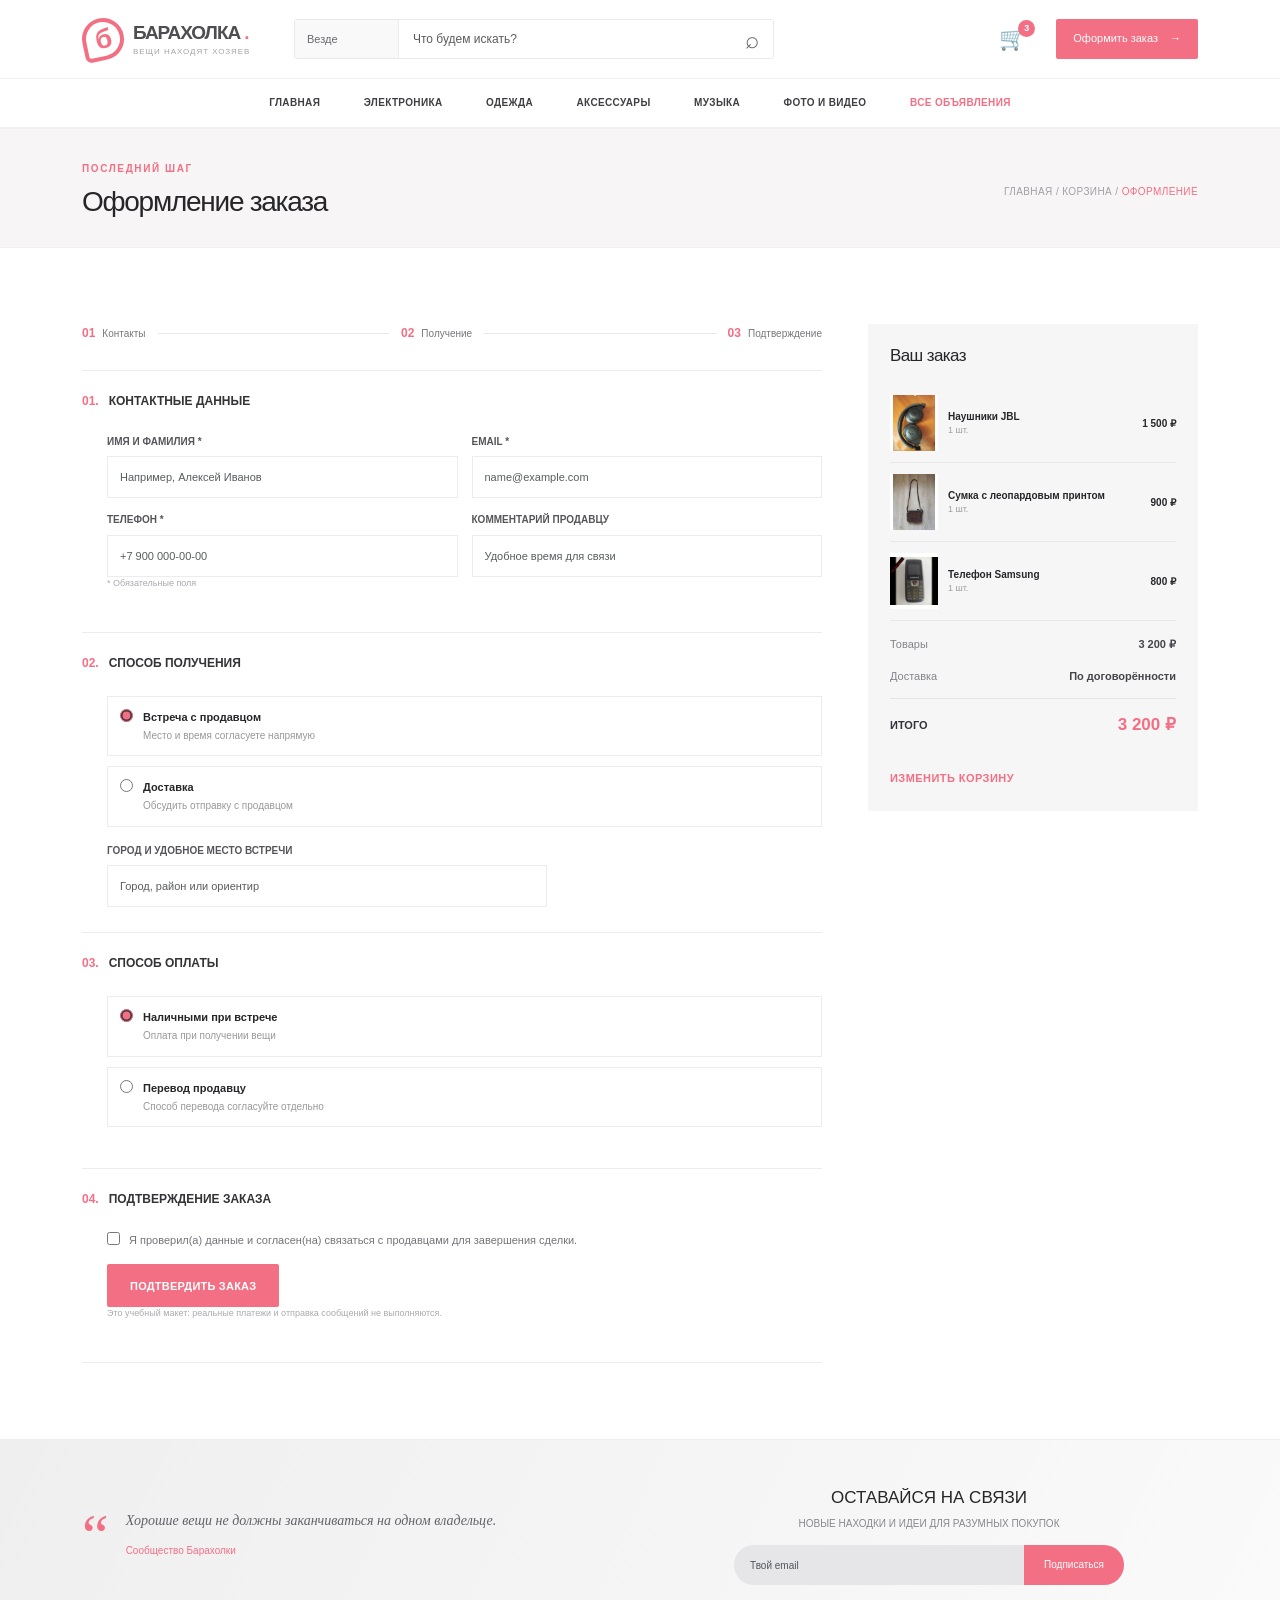
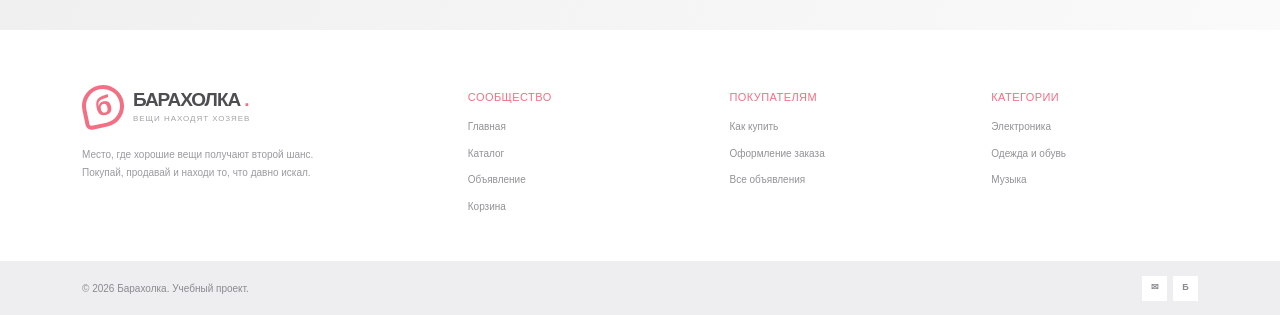
<file: checkout.html>
<!DOCTYPE html>
<html lang="ru">
  <head>
    <meta charset="utf-8"/>
    <meta content="width=device-width, initial-scale=1" name="viewport"/>
    <meta content="Оформление заказа на Барахолке." name="description"/>
    <title>
      Оформление заказа — Барахолка
    </title>
    <link crossorigin="anonymous" href="https://cdn.jsdelivr.net/npm/bootstrap@5.3.9/dist/css/bootstrap.min.css" integrity="sha384-yEPZ7jP9S0QKiUQ0m3jjsO4ProIW7wvR9gXkI7JOGa2XVsw53Yke2bsdkBbjmmiX" rel="stylesheet"/>
    <link href="styles.css" rel="stylesheet"/>
  </head>
  <body>
    <header class="site-header">
      <div class="container header-top d-flex align-items-center">
        <a aria-label="Барахолка — главная" class="brand" href="index.html">
          <span class="brand-mark">
            б
          </span>
          <span>
            БАРАХОЛКА
            <span class="brand-dot">
              .
            </span>
            <small>
              вещи находят хозяев
            </small>
          </span>
        </a>
        <form action="catalog.html" class="header-search" method="get">
          <label class="sr-only visually-hidden" for="search-query">
            Поиск по объявлениям
          </label>
          <select aria-label="Раздел поиска" class="form-select" name="section">
            <option value="all">
              Везде
            </option>
            <option value="electronics">
              Электроника
            </option>
            <option value="clothes">
              Одежда
            </option>
            <option value="accessories">
              Аксессуары
            </option>
          </select>
          <input class="form-control" id="search-query" name="q" placeholder="Что будем искать?" type="search"/>
          <button aria-label="Найти" type="submit">
            ⌕
          </button>
        </form>
        <div class="header-actions d-flex align-items-center">
          <a aria-label="Корзина" class="cart-link" href="cart.html">
            🛒
            <span class="cart-count">
              3
            </span>
          </a>
          <a class="account-button" href="checkout.html">
            Оформить заказ
            <span>
              →
            </span>
          </a>
        </div>
      </div>
      <nav class="main-nav">
        <div class="container nav-inner">
          <a href="index.html">
            Главная
          </a>
          <a href="catalog.html?section=electronics">
            Электроника
          </a>
          <a href="catalog.html?section=clothes">
            Одежда
          </a>
          <a href="catalog.html?section=accessories">
            Аксессуары
          </a>
          <a href="catalog.html?section=music">
            Музыка
          </a>
          <a href="catalog.html?section=photo">
            Фото и видео
          </a>
          <a class="sell-link" href="catalog.html">
            Все объявления
          </a>
        </div>
      </nav>
    </header>
    <main>
      <section class="page-banner">
        <div class="container page-banner-inner">
          <div>
            <span class="eyebrow">
              Последний шаг
            </span>
            <h1>
              Оформление заказа
            </h1>
          </div>
          <p>
            <a href="index.html">
              Главная
            </a>
            /
            <a href="cart.html">
              Корзина
            </a>
            /
            <span>
              Оформление
            </span>
          </p>
        </div>
      </section>
      <section class="container section checkout-layout">
        <div class="checkout-main">
          <div class="checkout-progress">
            <span class="active">
              01
              <small>
                Контакты
              </small>
            </span>
            <i>
            </i>
            <span class="active">
              02
              <small>
                Получение
              </small>
            </span>
            <i>
            </i>
            <span class="active">
              03
              <small>
                Подтверждение
              </small>
            </span>
          </div>
          <form action="checkout.html" id="checkout-form" method="get">
            <section class="checkout-step open">
              <div class="step-title">
                <span>
                  01.
                </span>
                Контактные данные
              </div>
              <div class="step-content">
                <div class="form-grid">
                  <label>
                    Имя и фамилия *
                    <input autocomplete="name" class="form-control" minlength="2" name="name" placeholder="Например, Алексей Иванов" required="" type="text"/>
                  </label>
                  <label>
                    Email *
                    <input autocomplete="email" class="form-control" name="email" placeholder="name@example.com" required="" type="email"/>
                  </label>
                  <label>
                    Телефон *
                    <input autocomplete="tel" class="form-control" name="phone" pattern="[+0-9() -]{10,}" placeholder="+7 900 000-00-00" required="" type="tel"/>
                  </label>
                  <label>
                    Комментарий продавцу
                    <input class="form-control" name="comment" placeholder="Удобное время для связи" type="text"/>
                  </label>
                </div>
                <p class="form-hint">
                  * Обязательные поля
                </p>
              </div>
            </section>
            <section class="checkout-step open">
              <div class="step-title">
                <span>
                  02.
                </span>
                Способ получения
              </div>
              <div class="step-content">
                <div class="choice-list">
                  <label>
                    <input checked="" name="delivery" required="" type="radio" value="Встреча с продавцом"/>
                    <span>
                      <strong>
                        Встреча с продавцом
                      </strong>
                      <small>
                        Место и время согласуете напрямую
                      </small>
                    </span>
                  </label>
                  <label>
                    <input name="delivery" type="radio" value="Доставка"/>
                    <span>
                      <strong>
                        Доставка
                      </strong>
                      <small>
                        Обсудить отправку с продавцом
                      </small>
                    </span>
                  </label>
                </div>
                <label class="full-label">
                  Город и удобное место встречи
                  <input autocomplete="street-address" class="form-control" name="address" placeholder="Город, район или ориентир" required="" type="text"/>
                </label>
              </div>
            </section>
            <section class="checkout-step open">
              <div class="step-title">
                <span>
                  03.
                </span>
                Способ оплаты
              </div>
              <div class="step-content">
                <div class="choice-list">
                  <label>
                    <input checked="" name="payment" required="" type="radio" value="Наличными при встрече"/>
                    <span>
                      <strong>
                        Наличными при встрече
                      </strong>
                      <small>
                        Оплата при получении вещи
                      </small>
                    </span>
                  </label>
                  <label>
                    <input name="payment" type="radio" value="Перевод продавцу"/>
                    <span>
                      <strong>
                        Перевод продавцу
                      </strong>
                      <small>
                        Способ перевода согласуйте отдельно
                      </small>
                    </span>
                  </label>
                </div>
              </div>
            </section>
            <section class="checkout-step open">
              <div class="step-title">
                <span>
                  04.
                </span>
                Подтверждение заказа
              </div>
              <div class="step-content">
                <label class="consent-row">
                  <input name="consent" required="" type="checkbox" value="yes"/>
                  Я проверил(а) данные и согласен(на) связаться с продавцами для завершения сделки.
                </label>
                <button class="btn button button-primary" type="submit">
                  Подтвердить заказ
                </button>
                <p class="form-hint">
                  Это учебный макет: реальные платежи и отправка сообщений не выполняются.
                </p>
              </div>
            </section>
          </form>
        </div>
        <aside class="order-summary">
          <h2>
            Ваш заказ
          </h2>
          <div class="order-item">
            <img alt="Наушники JBL" class="img-fluid" src="img/jbl-headphones.jpg"/>
            <div>
              <strong>
                Наушники JBL
              </strong>
              <small>
                1 шт.
              </small>
            </div>
            <b>
              1 500 ₽
            </b>
          </div>
          <div class="order-item">
            <img alt="Сумка" class="img-fluid" src="img/leopard-bag.jpg"/>
            <div>
              <strong>
                Сумка с леопардовым принтом
              </strong>
              <small>
                1 шт.
              </small>
            </div>
            <b>
              900 ₽
            </b>
          </div>
          <div class="order-item">
            <img alt="Телефон Samsung" class="img-fluid" src="img/phone-samsung.jpg"/>
            <div>
              <strong>
                Телефон Samsung
              </strong>
              <small>
                1 шт.
              </small>
            </div>
            <b>
              800 ₽
            </b>
          </div>
          <div class="summary-line d-flex align-items-center justify-content-between">
            <span>
              Товары
            </span>
            <strong>
              3 200 ₽
            </strong>
          </div>
          <div class="summary-line d-flex align-items-center justify-content-between">
            <span>
              Доставка
            </span>
            <strong>
              По договорённости
            </strong>
          </div>
          <div class="summary-total d-flex align-items-center justify-content-between">
            <span>
              Итого
            </span>
            <strong>
              3 200 ₽
            </strong>
          </div>
          <a class="text-link" href="cart.html">
            Изменить корзину
          </a>
        </aside>
      </section>
    </main>
    <section class="newsletter">
      <div class="container newsletter-inner">
        <div class="newsletter-quote">
          <span class="quote-mark">
            “
          </span>
          <div>
            <p>
              Хорошие вещи не должны заканчиваться на одном владельце.
            </p>
            <span>
              Сообщество Барахолки
            </span>
          </div>
        </div>
        <form action="#" class="newsletter-form" method="get">
          <label for="newsletter-email">
            ОСТАВАЙСЯ НА СВЯЗИ
          </label>
          <p>
            Новые находки и идеи для разумных покупок
          </p>
          <div>
            <input class="form-control" id="newsletter-email" name="email" placeholder="Твой email" required="" type="email"/>
            <button type="submit">
              Подписаться
            </button>
          </div>
        </form>
      </div>
    </section>
    <footer class="site-footer">
      <div class="container footer-main">
        <div class="footer-about">
          <a class="brand" href="index.html">
            <span class="brand-mark">
              б
            </span>
            <span>
              БАРАХОЛКА
              <span class="brand-dot">
                .
              </span>
              <small>
                вещи находят хозяев
              </small>
            </span>
          </a>
          <p>
            Место, где хорошие вещи получают второй шанс. Покупай, продавай и находи то, что давно искал.
          </p>
        </div>
        <div class="footer-column">
          <h3>
            Сообщество
          </h3>
          <a href="index.html">
            Главная
          </a>
          <a href="catalog.html">
            Каталог
          </a>
          <a href="item.html">
            Объявление
          </a>
          <a href="cart.html">
            Корзина
          </a>
        </div>
        <div class="footer-column">
          <h3>
            Покупателям
          </h3>
          <a href="checkout.html">
            Как купить
          </a>
          <a href="checkout.html">
            Оформление заказа
          </a>
          <a href="catalog.html">
            Все объявления
          </a>
        </div>
        <div class="footer-column">
          <h3>
            Категории
          </h3>
          <a href="catalog.html?section=electronics">
            Электроника
          </a>
          <a href="catalog.html?section=clothes">
            Одежда и обувь
          </a>
          <a href="catalog.html?section=music">
            Музыка
          </a>
        </div>
      </div>
      <div class="footer-bottom d-flex align-items-center justify-content-between">
        <div class="container">
          <span>
            © 2026 Барахолка. Учебный проект.
          </span>
          <div class="social-links">
            <a aria-label="Электронная почта" href="mailto:hello@example.com">
              ✉
            </a>
            <a aria-label="Каталог" href="catalog.html">
              Б
            </a>
          </div>
        </div>
      </div>
    </footer>
  </body>
</html>
</file>
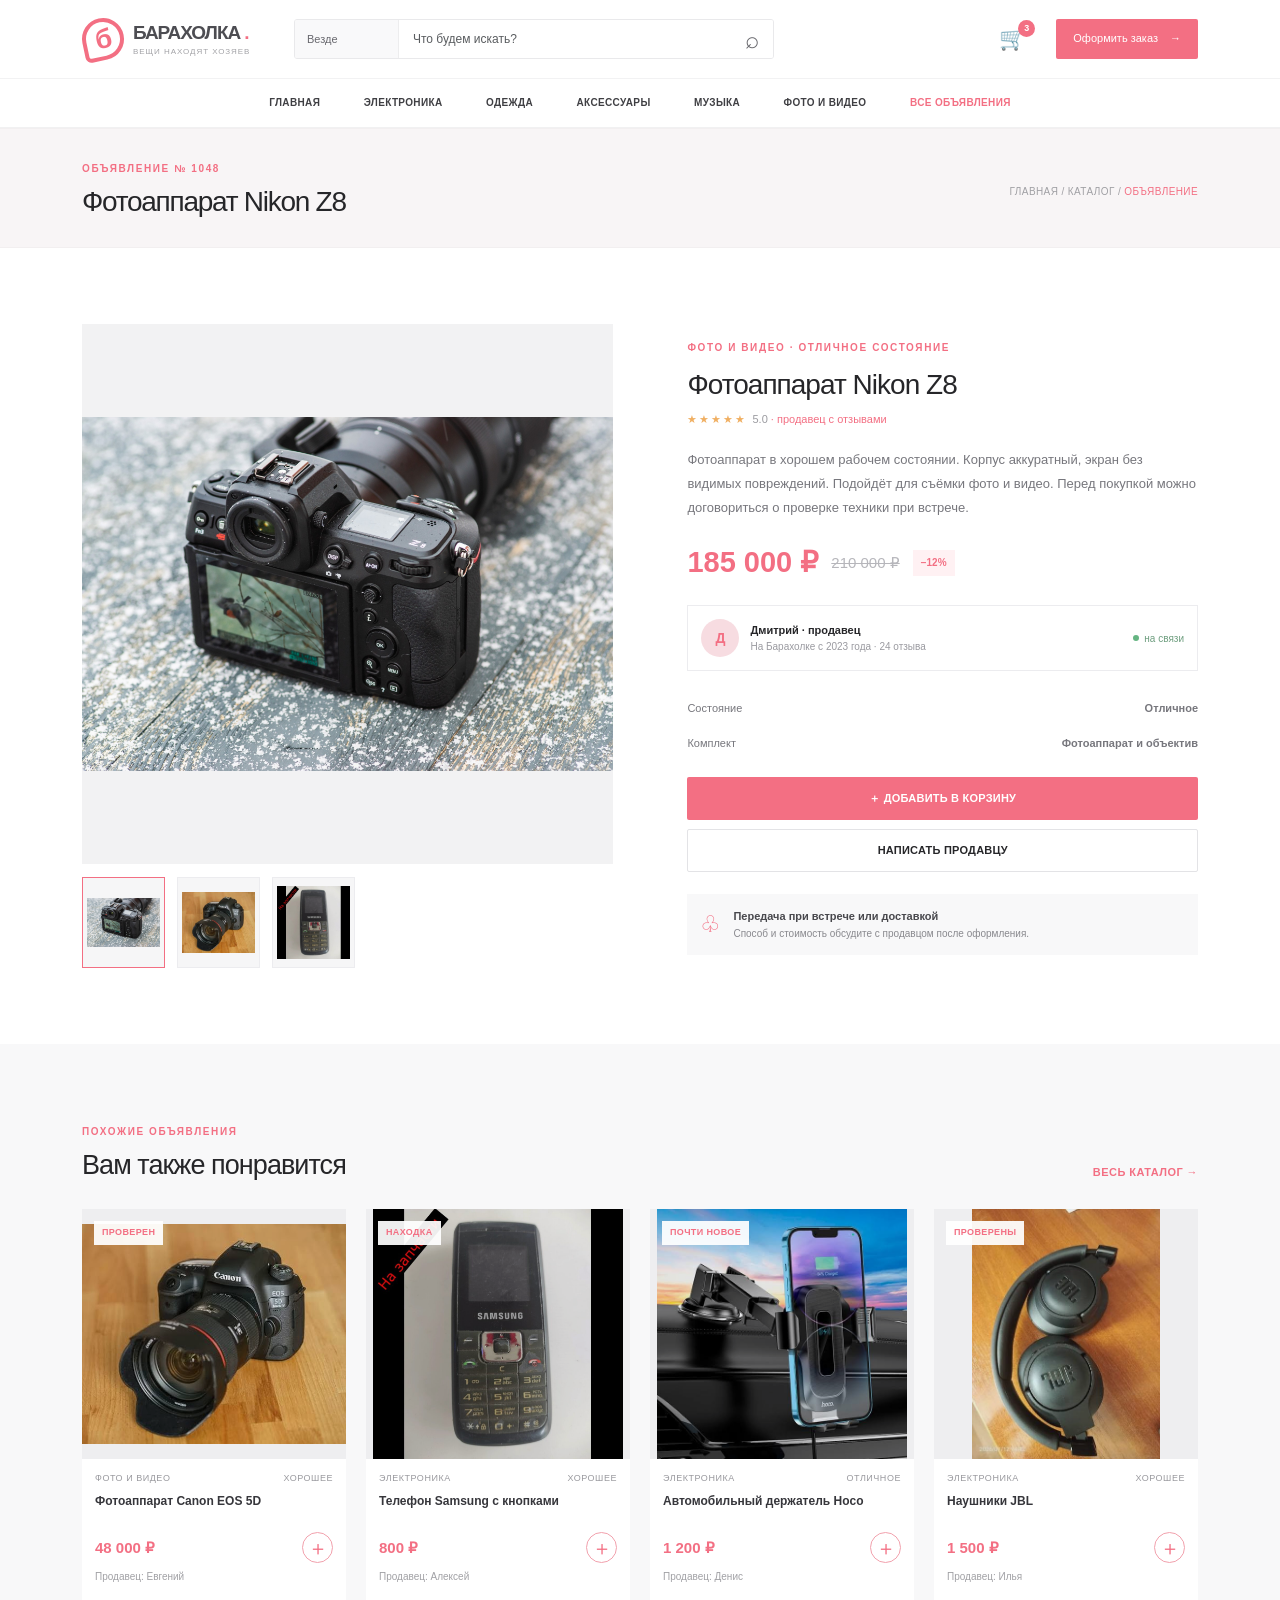
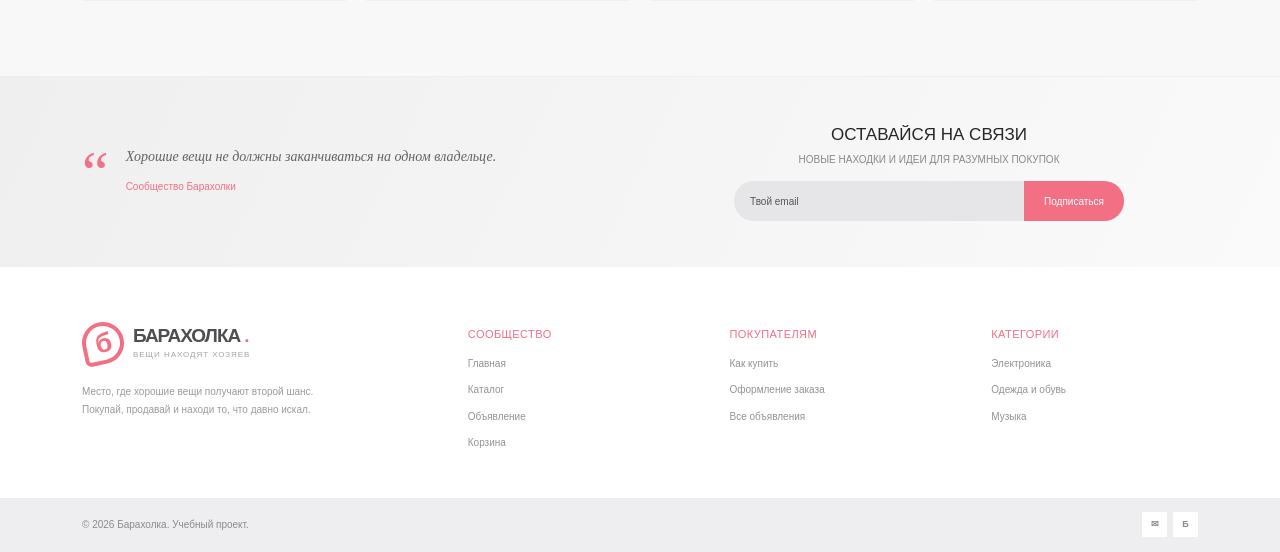
<file: item.html>
<!DOCTYPE html>
<html lang="ru">
  <head>
    <meta charset="utf-8"/>
    <meta content="width=device-width, initial-scale=1" name="viewport"/>
    <meta content="Карточка объявления о продаже фотоаппарата Nikon Z8." name="description"/>
    <title>
      Фотоаппарат Nikon Z8 — Барахолка
    </title>
    <link crossorigin="anonymous" href="https://cdn.jsdelivr.net/npm/bootstrap@5.3.9/dist/css/bootstrap.min.css" integrity="sha384-yEPZ7jP9S0QKiUQ0m3jjsO4ProIW7wvR9gXkI7JOGa2XVsw53Yke2bsdkBbjmmiX" rel="stylesheet"/>
    <link href="styles.css" rel="stylesheet"/>
  </head>
  <body>
    <header class="site-header">
      <div class="container header-top d-flex align-items-center">
        <a aria-label="Барахолка — главная" class="brand" href="index.html">
          <span class="brand-mark">
            б
          </span>
          <span>
            БАРАХОЛКА
            <span class="brand-dot">
              .
            </span>
            <small>
              вещи находят хозяев
            </small>
          </span>
        </a>
        <form action="catalog.html" class="header-search" method="get">
          <label class="sr-only visually-hidden" for="search-query">
            Поиск по объявлениям
          </label>
          <select aria-label="Раздел поиска" class="form-select" name="section">
            <option value="all">
              Везде
            </option>
            <option value="electronics">
              Электроника
            </option>
            <option value="clothes">
              Одежда
            </option>
            <option value="accessories">
              Аксессуары
            </option>
          </select>
          <input class="form-control" id="search-query" name="q" placeholder="Что будем искать?" type="search"/>
          <button aria-label="Найти" type="submit">
            ⌕
          </button>
        </form>
        <div class="header-actions d-flex align-items-center">
          <a aria-label="Корзина" class="cart-link" href="cart.html">
            🛒
            <span class="cart-count">
              3
            </span>
          </a>
          <a class="account-button" href="checkout.html">
            Оформить заказ
            <span>
              →
            </span>
          </a>
        </div>
      </div>
      <nav class="main-nav">
        <div class="container nav-inner">
          <a href="index.html">
            Главная
          </a>
          <a href="catalog.html?section=electronics">
            Электроника
          </a>
          <a href="catalog.html?section=clothes">
            Одежда
          </a>
          <a href="catalog.html?section=accessories">
            Аксессуары
          </a>
          <a href="catalog.html?section=music">
            Музыка
          </a>
          <a href="catalog.html?section=photo">
            Фото и видео
          </a>
          <a class="sell-link" href="catalog.html">
            Все объявления
          </a>
        </div>
      </nav>
    </header>
    <main>
      <section class="page-banner">
        <div class="container page-banner-inner">
          <div>
            <span class="eyebrow">
              Объявление № 1048
            </span>
            <h1>
              Фотоаппарат Nikon Z8
            </h1>
          </div>
          <p>
            <a href="index.html">
              Главная
            </a>
            /
            <a href="catalog.html">
              Каталог
            </a>
            /
            <span>
              Объявление
            </span>
          </p>
        </div>
      </section>
      <section class="container section item-layout">
        <div class="item-gallery">
          <div class="main-image">
            <img alt="Фотоаппарат Nikon Z8 с объективом" class="img-fluid" src="img/nikon-camera.jpg"/>
          </div>
          <div class="gallery-thumbs">
            <a aria-label="Открыть фото Nikon" class="thumb active" href="img/nikon-camera.jpg" target="_blank">
              <img alt="Фотоаппарат Nikon" class="img-fluid" src="img/nikon-camera.jpg"/>
            </a>
            <a aria-label="Открыть фото Canon" class="thumb" href="img/canon-camera.jpg" target="_blank">
              <img alt="Фотоаппарат Canon" class="img-fluid" src="img/canon-camera.jpg"/>
            </a>
            <a aria-label="Открыть фото телефона" class="thumb" href="img/phone-samsung.jpg" target="_blank">
              <img alt="Телефон Samsung" class="img-fluid" src="img/phone-samsung.jpg"/>
            </a>
          </div>
        </div>
        <div class="item-info">
          <span class="eyebrow">
            Фото и видео · Отличное состояние
          </span>
          <h2>
            Фотоаппарат Nikon Z8
          </h2>
          <div class="item-rating">
            <span>
              ★★★★★
            </span>
            5.0
            <a href="#seller">
              · продавец с отзывами
            </a>
          </div>
          <p class="item-description">
            Фотоаппарат в хорошем рабочем состоянии. Корпус аккуратный, экран без видимых повреждений. Подойдёт для съёмки фото и видео. Перед покупкой можно договориться о проверке техники при встрече.
          </p>
          <div class="item-price">
            185 000 ₽
            <del>
              210 000 ₽
            </del>
            <span class="condition-pill">
              −12%
            </span>
          </div>
          <div class="seller-card" id="seller">
            <div class="seller-avatar">
              Д
            </div>
            <div>
              <strong>
                Дмитрий · продавец
              </strong>
              <span>
                На Барахолке с 2023 года · 24 отзыва
              </span>
            </div>
            <span class="seller-online">
              <i>
              </i>
              на связи
            </span>
          </div>
          <div class="option-row">
            <span>
              Состояние
            </span>
            <strong>
              Отличное
            </strong>
          </div>
          <div class="option-row">
            <span>
              Комплект
            </span>
            <strong>
              Фотоаппарат и объектив
            </strong>
          </div>
          <a class="btn button button-primary button-wide" href="cart.html">
            ＋ Добавить в корзину
          </a>
          <a class="btn button button-outline button-wide message-seller" href="mailto:seller@example.com">
            Написать продавцу
          </a>
          <div class="delivery-note">
            <span>
              ♧
            </span>
            <p>
              <strong>
                Передача при встрече или доставкой
              </strong>
              <br/>
              Способ и стоимость обсудите с продавцом после оформления.
            </p>
          </div>
        </div>
      </section>
      <section class="section section-muted">
        <div class="container">
          <div class="section-heading d-flex align-items-end justify-content-between">
            <div>
              <span class="eyebrow">
                Похожие объявления
              </span>
              <h2>
                Вам также понравится
              </h2>
            </div>
            <a class="text-link" href="catalog.html">
              Весь каталог →
            </a>
          </div>
          <div class="product-grid">
            <article class="product-card">
              <a class="product-image" href="item.html">
                <img alt="Фотоаппарат Canon EOS 5D" class="img-fluid" src="img/canon-camera.jpg"/>
                <span class="product-tag">
                  Проверен
                </span>
              </a>
              <div class="product-meta">
                <span>
                  Фото и видео
                </span>
                <span>
                  Хорошее
                </span>
              </div>
              <a class="product-title" href="item.html">
                Фотоаппарат Canon EOS 5D
              </a>
              <div class="product-card-bottom d-flex align-items-center justify-content-between">
                <strong>
                  48 000 ₽
                </strong>
                <a aria-label="Открыть корзину" class="add-button" href="cart.html">
                  ＋
                </a>
              </div>
              <span class="product-seller">
                Продавец: Евгений
              </span>
            </article>
            <article class="product-card">
              <a class="product-image" href="item.html">
                <img alt="Телефон Samsung с кнопками" class="img-fluid" src="img/phone-samsung.jpg"/>
                <span class="product-tag">
                  Находка
                </span>
              </a>
              <div class="product-meta">
                <span>
                  Электроника
                </span>
                <span>
                  Хорошее
                </span>
              </div>
              <a class="product-title" href="item.html">
                Телефон Samsung с кнопками
              </a>
              <div class="product-card-bottom d-flex align-items-center justify-content-between">
                <strong>
                  800 ₽
                </strong>
                <a aria-label="Открыть корзину" class="add-button" href="cart.html">
                  ＋
                </a>
              </div>
              <span class="product-seller">
                Продавец: Алексей
              </span>
            </article>
            <article class="product-card">
              <a class="product-image" href="item.html">
                <img alt="Автомобильный держатель Hoco" class="img-fluid" src="img/car-holder.jpg"/>
                <span class="product-tag">
                  Почти новое
                </span>
              </a>
              <div class="product-meta">
                <span>
                  Электроника
                </span>
                <span>
                  Отличное
                </span>
              </div>
              <a class="product-title" href="item.html">
                Автомобильный держатель Hoco
              </a>
              <div class="product-card-bottom d-flex align-items-center justify-content-between">
                <strong>
                  1 200 ₽
                </strong>
                <a aria-label="Открыть корзину" class="add-button" href="cart.html">
                  ＋
                </a>
              </div>
              <span class="product-seller">
                Продавец: Денис
              </span>
            </article>
            <article class="product-card">
              <a class="product-image" href="item.html">
                <img alt="Наушники JBL" class="img-fluid" src="img/jbl-headphones.jpg"/>
                <span class="product-tag">
                  Проверены
                </span>
              </a>
              <div class="product-meta">
                <span>
                  Электроника
                </span>
                <span>
                  Хорошее
                </span>
              </div>
              <a class="product-title" href="item.html">
                Наушники JBL
              </a>
              <div class="product-card-bottom d-flex align-items-center justify-content-between">
                <strong>
                  1 500 ₽
                </strong>
                <a aria-label="Открыть корзину" class="add-button" href="cart.html">
                  ＋
                </a>
              </div>
              <span class="product-seller">
                Продавец: Илья
              </span>
            </article>
          </div>
        </div>
      </section>
    </main>
    <section class="newsletter">
      <div class="container newsletter-inner">
        <div class="newsletter-quote">
          <span class="quote-mark">
            “
          </span>
          <div>
            <p>
              Хорошие вещи не должны заканчиваться на одном владельце.
            </p>
            <span>
              Сообщество Барахолки
            </span>
          </div>
        </div>
        <form action="#" class="newsletter-form" method="get">
          <label for="newsletter-email">
            ОСТАВАЙСЯ НА СВЯЗИ
          </label>
          <p>
            Новые находки и идеи для разумных покупок
          </p>
          <div>
            <input class="form-control" id="newsletter-email" name="email" placeholder="Твой email" required="" type="email"/>
            <button type="submit">
              Подписаться
            </button>
          </div>
        </form>
      </div>
    </section>
    <footer class="site-footer">
      <div class="container footer-main">
        <div class="footer-about">
          <a class="brand" href="index.html">
            <span class="brand-mark">
              б
            </span>
            <span>
              БАРАХОЛКА
              <span class="brand-dot">
                .
              </span>
              <small>
                вещи находят хозяев
              </small>
            </span>
          </a>
          <p>
            Место, где хорошие вещи получают второй шанс. Покупай, продавай и находи то, что давно искал.
          </p>
        </div>
        <div class="footer-column">
          <h3>
            Сообщество
          </h3>
          <a href="index.html">
            Главная
          </a>
          <a href="catalog.html">
            Каталог
          </a>
          <a href="item.html">
            Объявление
          </a>
          <a href="cart.html">
            Корзина
          </a>
        </div>
        <div class="footer-column">
          <h3>
            Покупателям
          </h3>
          <a href="checkout.html">
            Как купить
          </a>
          <a href="checkout.html">
            Оформление заказа
          </a>
          <a href="catalog.html">
            Все объявления
          </a>
        </div>
        <div class="footer-column">
          <h3>
            Категории
          </h3>
          <a href="catalog.html?section=electronics">
            Электроника
          </a>
          <a href="catalog.html?section=clothes">
            Одежда и обувь
          </a>
          <a href="catalog.html?section=music">
            Музыка
          </a>
        </div>
      </div>
      <div class="footer-bottom d-flex align-items-center justify-content-between">
        <div class="container">
          <span>
            © 2026 Барахолка. Учебный проект.
          </span>
          <div class="social-links">
            <a aria-label="Электронная почта" href="mailto:hello@example.com">
              ✉
            </a>
            <a aria-label="Каталог" href="catalog.html">
              Б
            </a>
          </div>
        </div>
      </div>
    </footer>
  </body>
</html>
</file>
<file: styles.css>
:root {
    --accent: #f36f83;
    --accent-dark: #e65b72;
    --ink: #262629;
    --muted: #85858c;
    --line: #ececef;
    --soft: #f7f7f8;
    --white: #fff;
    --container: 1140px;
    --shadow: 0 12px 36px rgba(28, 28, 34, .08);
}

* {
    box-sizing: border-box;
}

html {
    scroll-behavior: smooth;
}

body {
    margin: 0;
    color: var(--ink);
    background: #fff;
    font-family: Arial, Helvetica, sans-serif;
    font-size: 14px;
    line-height: 1.55;
}

a {
    color: inherit;
    text-decoration: none;
}

button, input, select {
    font: inherit;
}

button {
    cursor: pointer;
}

img {
    display: block;
    max-width: 100%;
}

.container {
    width: min(var(--container), calc(100% - 48px));
    margin-inline: auto;
}

.section {
    padding-top: 76px;
    padding-bottom: 76px;
}

.eyebrow {
    display: inline-block;
    color: var(--accent);
    font-size: 10px;
    font-weight: 700;
    letter-spacing: .16em;
    text-transform: uppercase;
}

h1, h2, h3, p {
    margin-top: 0;
}

h1, h2, h3 {
    line-height: 1.2;
}

h1 {
    font-size: clamp(30px, 4vw, 46px);
    letter-spacing: -.045em;
}

h2 {
    font-size: 27px;
    letter-spacing: -.035em;
    margin: 8px 0 0;
}

h3 {
    font-size: 15px;
}

.sr-only {
    position: absolute;
    width: 1px;
    height: 1px;
    padding: 0;
    margin: -1px;
    overflow: hidden;
    clip: rect(0,0,0,0);
    white-space: nowrap;
    border: 0;
}

.site-header {
    background: #fff;
    position: relative;
    z-index: 10;
}

.header-top {
    min-height: 78px;
    display: flex;
    align-items: center;
    gap: 34px;
}

.brand {
    display: inline-flex;
    align-items: center;
    gap: 9px;
    flex: 0 0 178px;
    color: #4d4d52;
    font-size: 19px;
    font-weight: 700;
    letter-spacing: -.055em;
    line-height: 1;
}

.brand-mark {
    width: 42px;
    height: 42px;
    border: 4px solid var(--accent);
    color: var(--accent);
    display: grid;
    place-items: center;
    border-radius: 50% 50% 50% 6px;
    font-size: 27px;
    font-weight: 700;
    transform: rotate(-12deg);
    transition: transform .7s cubic-bezier(.2,.8,.2,1);
}

.brand:hover .brand-mark {
    transform: rotate(-12deg) scale(1.04);
}

.brand-dot {
    color: var(--accent);
}

.brand small {
    display: block;
    margin-top: 6px;
    color: #a3a3a7;
    font-size: 8px;
    font-weight: 400;
    letter-spacing: .12em;
    text-transform: uppercase;
}

.header-search {
    height: 40px;
    flex: 1;
    max-width: 480px;
    display: flex;
    border: 1px solid #e9e9eb;
    border-radius: 3px;
    overflow: hidden;
    background: #fff;
}

.header-search select {
    width: 104px;
    padding: 0 12px;
    border: 0;
    border-right: 1px solid #ededee;
    color: #68686e;
    background: #f9f9fa;
    outline: none;
    font-size: 11px;
}

.header-search input {
    min-width: 0;
    flex: 1;
    padding: 0 14px;
    border: 0;
    outline: 0;
    color: var(--ink);
    font-size: 12px;
}

.header-search button {
    width: 42px;
    border: 0;
    background: #fff;
    color: #67676c;
    font-size: 24px;
    transition: background .25s ease, color .25s ease;
}

.header-search button:hover {
    background: var(--accent);
    color: #fff;
}

.header-actions {
    position: relative;
    display: flex;
    align-items: center;
    gap: 24px;
    margin-left: auto;
}

.cart-link {
    position: relative;
    font-size: 22px;
    line-height: 1;
    padding: 8px 6px;
    transition: transform .35s ease;
}

.cart-link:hover {
    transform: translateY(-3px);
}

.cart-count {
    position: absolute;
    top: 0;
    right: -3px;
    min-width: 17px;
    height: 17px;
    display: grid;
    place-items: center;
    padding: 0 4px;
    border-radius: 20px;
    background: var(--accent);
    color: #fff;
    font-size: 9px;
    font-weight: 700;
}

.account-button {
    border: 0;
    background: var(--accent);
    color: #fff;
    border-radius: 2px;
    padding: 11px 17px;
    font-size: 11px;
    transition: background .25s ease, transform .25s ease;
}

.account-button:hover {
    background: var(--accent-dark);
    transform: translateY(-2px);
}

.account-button span {
    margin-left: 9px;
}

.account-menu {
    display: none;
    position: absolute;
    right: 0;
    top: calc(100% + 9px);
    width: 180px;
    padding: 8px;
    background: #fff;
    box-shadow: var(--shadow);
    border: 1px solid var(--line);
    z-index: 20;
}

.account-menu.open {
    display: block;
    animation: fade-in .18s ease;
}

.account-menu a {
    display: block;
    padding: 10px 12px;
    font-size: 12px;
}

.account-menu a:hover {
    background: var(--soft);
    color: var(--accent);
}

.main-nav {
    border-top: 1px solid #f2f2f3;
    border-bottom: 1px solid #f1f1f2;
}

.nav-inner {
    min-height: 48px;
    display: flex;
    justify-content: center;
    align-items: center;
    gap: clamp(20px, 3.4vw, 47px);
}

.nav-inner a {
    position: relative;
    display: flex;
    align-items: center;
    min-height: 48px;
    color: #3f3f43;
    font-size: 10px;
    font-weight: 700;
    text-transform: uppercase;
    letter-spacing: .035em;
    transition: color .2s ease;
}

.nav-inner a:not(.sell-link)::after {
    content: '';
    position: absolute;
    left: 0;
    right: 0;
    bottom: 0;
    height: 2px;
    background: var(--accent);
    transform: scaleX(0);
    transition: transform .28s cubic-bezier(.3,.8,.3,1);
}

.nav-inner a:hover {
    color: var(--accent);
}

.nav-inner a:hover::after {
    transform: scaleX(1);
}

.nav-inner .sell-link {
    color: var(--accent);
}

.mobile-menu-button {
    display: none;
    border: 1px solid var(--line);
    background: #fff;
    width: 39px;
    height: 39px;
    border-radius: 3px;
    font-size: 18px;
}

.button {
    min-height: 43px;
    display: inline-flex;
    align-items: center;
    justify-content: center;
    gap: 12px;
    padding: 0 22px;
    border: 1px solid transparent;
    border-radius: 2px;
    font-size: 11px;
    font-weight: 700;
    letter-spacing: .02em;
    text-transform: uppercase;
    transition: background .25s ease, color .25s ease, border-color .25s ease, transform .35s cubic-bezier(.2,.8,.2,1), box-shadow .35s ease;
}

.button:hover {
    transform: translateY(-3px);
    box-shadow: 0 8px 20px rgba(26,26,30,.1);
}

.button-primary {
    background: var(--accent);
    color: #fff;
}

.button-primary:hover {
    background: var(--accent-dark);
}

.button-outline {
    background: #fff;
    color: var(--ink);
    border-color: #e3e3e6;
}

.button-outline:hover {
    color: var(--accent);
    border-color: var(--accent);
}

.button-light {
    background: #fff;
    color: var(--ink);
}

.button-light:hover {
    color: var(--accent);
}

.button-wide {
    width: 100%;
}

.text-link {
    color: var(--accent);
    font-size: 11px;
    font-weight: 700;
    text-transform: uppercase;
    letter-spacing: .04em;
    white-space: nowrap;
}

.text-link span {
    display: inline-block;
    transition: transform .25s ease;
}

.text-link:hover span {
    transform: translateX(5px);
}

.reset-link {
    border: 0;
    padding: 0;
    background: none;
    color: var(--accent);
    font-size: 11px;
    font-weight: 700;
}

.hero {
    min-height: 480px;
    height: min(48vw, 590px);
    max-height: 590px;
    position: relative;
    overflow: hidden;
    background: #e9e9e9 url('img/nikon-camera.jpg') center 28% / cover no-repeat;
}

.hero::before {
    content: '';
    position: absolute;
    inset: 0;
    background: linear-gradient(90deg, rgba(244,244,244,.96) 0%, rgba(244,244,244,.82) 35%, rgba(244,244,244,0) 72%);
}

.hero-inner {
    position: relative;
    z-index: 1;
    height: 100%;
    display: flex;
    align-items: center;
}

.hero-copy {
    max-width: 510px;
    padding-bottom: 8px;
}

.hero-copy h1 {
    margin: 16px 0 14px;
    font-size: clamp(38px, 5vw, 62px);
    font-weight: 800;
    line-height: .99;
}

.hero-copy h1 span {
    color: var(--accent);
}

.hero-copy p {
    max-width: 375px;
    margin-bottom: 28px;
    color: #69696e;
    font-size: 14px;
    line-height: 1.8;
}

.hero-copy .button span {
    font-size: 16px;
}

.hero-note {
    position: absolute;
    right: max(24px, calc((100% - var(--container))/2));
    bottom: 25px;
    z-index: 1;
    padding: 10px 14px;
    border-radius: 2px;
    background: rgba(255,255,255,.82);
    color: #5b5b61;
    font-size: 10px;
    letter-spacing: .04em;
}

.dot {
    display: inline-block;
    width: 7px;
    height: 7px;
    margin-right: 7px;
    border-radius: 50%;
    background: var(--accent);
    box-shadow: 0 0 0 4px rgba(243,111,131,.13);
}

.section-heading {
    display: flex;
    align-items: end;
    justify-content: space-between;
    gap: 20px;
    margin-bottom: 28px;
}

.section-heading h2 {
    margin: 7px 0 0;
}

.section-subtitle {
    margin: 7px 0 0;
    color: var(--muted);
    font-size: 12px;
}

.category-section {
    padding-top: 68px;
    padding-bottom: 80px;
}

.category-grid {
    display: grid;
    grid-template-columns: 1.05fr .95fr;
    grid-template-rows: repeat(3, 150px);
    gap: 16px;
}

.category-card {
    position: relative;
    min-width: 0;
    overflow: hidden;
    background: #e9e9e9;
    isolation: isolate;
}

.category-card::after {
    content: '';
    position: absolute;
    inset: 0;
    z-index: 0;
    background: linear-gradient(90deg, rgba(22,22,24,.48), transparent 80%);
    opacity: .7;
    transition: opacity .3s ease;
}

.category-card img {
    width: 100%;
    height: 100%;
    object-fit: cover;
    transition: transform .65s cubic-bezier(.2,.7,.2,1);
}

.category-card:hover img {
    transform: scale(1.07);
}

.category-card:hover::after {
    opacity: .95;
}

.category-card-tall {
    grid-row: span 3;
}

.category-card-wide {
    grid-column: 2;
}

.category-card:nth-child(2) img {
    object-position: center 35%;
}

.category-card:nth-child(3) img {
    object-position: center 25%;
}

.category-card:nth-child(4) img {
    object-fit: cover;
}

.category-label {
    position: absolute;
    z-index: 1;
    left: 24px;
    bottom: 22px;
    color: #fff;
    display: flex;
    flex-direction: column;
}

.category-label small {
    font-size: 10px;
    text-transform: uppercase;
    letter-spacing: .13em;
    opacity: .9;
}

.category-label strong {
    font-size: 26px;
}

.section-muted {
    background: #f8f8f9;
}

.product-grid {
    display: grid;
    grid-template-columns: repeat(4, minmax(0, 1fr));
    gap: 28px 20px;
}

.product-card {
    min-width: 0;
    background: #fff;
    padding-bottom: 15px;
    box-shadow: 0 1px 0 rgba(0,0,0,.03);
    transition: transform .3s ease, box-shadow .3s ease;
}

.product-card:hover {
    transform: translateY(-4px);
    box-shadow: 0 12px 26px rgba(24,24,28,.07);
}

.product-image {
    position: relative;
    display: block;
    height: 250px;
    overflow: hidden;
    background: #eeeef0;
}

.product-image img {
    width: 100%;
    height: 100%;
    object-fit: contain;
    mix-blend-mode: multiply;
    transition: transform .6s cubic-bezier(.2,.7,.25,1);
}

.product-card:hover .product-image img {
    transform: scale(1.065);
}

.product-tag {
    position: absolute;
    top: 12px;
    left: 12px;
    padding: 5px 8px;
    background: rgba(255,255,255,.93);
    color: var(--accent);
    font-size: 9px;
    font-weight: 700;
    text-transform: uppercase;
    letter-spacing: .04em;
}

.product-meta {
    display: flex;
    justify-content: space-between;
    align-items: center;
    padding: 13px 13px 5px;
    color: #99999e;
    font-size: 9px;
    text-transform: uppercase;
    letter-spacing: .06em;
}

.favorite-button {
    border: 0;
    background: transparent;
    color: #9d9da2;
    padding: 0 3px;
    font-size: 19px;
    line-height: 1;
    transition: transform .35s ease, color .25s ease;
}

.favorite-button:hover {
    color: var(--accent);
    transform: scale(1.15);
}

.favorite-button.is-favorite {
    color: var(--accent);
}

.product-title {
    display: block;
    min-height: 36px;
    padding: 1px 13px 0;
    color: #36363b;
    font-size: 12px;
    font-weight: 700;
}

.product-title:hover {
    color: var(--accent);
}

.product-card-bottom {
    display: flex;
    align-items: center;
    justify-content: space-between;
    padding: 5px 13px 0;
}

.product-card-bottom strong {
    color: var(--accent);
    font-size: 15px;
}

.add-button {
    width: 31px;
    height: 31px;
    display: grid;
    place-items: center;
    flex: 0 0 31px;
    padding: 0;
    border: 1px solid #f2a1ad;
    border-radius: 50%;
    background: #fff;
    color: var(--accent);
    font-size: 20px;
    line-height: 1;
    text-align: center;
    transition: background .25s ease, color .25s ease;
}

.add-button:hover {
    background: var(--accent);
    color: #fff;
}

.product-seller {
    display: block;
    padding: 6px 13px 0;
    color: #a1a1a5;
    font-size: 10px;
}

.center-action {
    display: flex;
    justify-content: center;
    margin-top: 34px;
}

.promo-section {
    display: grid;
    grid-template-columns: 2fr 1fr;
    margin-top: 76px;
    margin-bottom: 76px;
    min-height: 300px;
}

.promo-photo {
    position: relative;
    min-height: 300px;
    display: flex;
    align-items: center;
    padding: 38px 45px;
    overflow: hidden;
    color: #fff;
    background: linear-gradient(90deg, rgba(22,22,25,.78), rgba(22,22,25,.05)), url('img/acoustic-guitar.jpg') center 42% / cover;
}

.promo-copy {
    position: relative;
    z-index: 1;
    max-width: 350px;
}

.promo-copy .eyebrow {
    color: #ff9cac;
}

.promo-copy h2 {
    margin: 12px 0;
    font-size: 34px;
    letter-spacing: -.04em;
}

.promo-copy h2 span {
    color: #ff91a2;
}

.promo-copy p {
    color: rgba(255,255,255,.8);
    font-size: 12px;
}

.promo-copy .button {
    margin-top: 8px;
}

.benefits-panel {
    display: flex;
    flex-direction: column;
    justify-content: center;
    gap: 23px;
    padding: 32px 28px;
    background: #242427;
    color: #fff;
}

.benefits-panel article {
    display: flex;
    gap: 15px;
    align-items: flex-start;
}

.benefit-icon {
    width: 32px;
    height: 32px;
    flex: 0 0 32px;
    display: grid;
    place-items: center;
    border: 1px solid var(--accent);
    border-radius: 50%;
    color: var(--accent);
    font-size: 17px;
    transition: transform .5s ease;
}

.benefits-panel article:hover .benefit-icon {
    transform: none;
}

.benefits-panel h3 {
    margin: 1px 0 5px;
    font-size: 13px;
}

.benefits-panel p {
    margin: 0;
    color: #aaaab0;
    font-size: 10px;
    line-height: 1.65;
}

.page-banner {
    background: #f8f5f6;
    border-top: 1px solid #f2eff0;
    border-bottom: 1px solid #f2eff0;
}

.page-banner-inner {
    min-height: 118px;
    display: flex;
    align-items: center;
    justify-content: space-between;
    gap: 20px;
}

.page-banner h1 {
    margin: 6px 0 0;
    font-size: 28px;
}

.page-banner p {
    margin: 8px 0 0;
    color: #a0a0a4;
    font-size: 10px;
    text-transform: uppercase;
    letter-spacing: .04em;
}

.page-banner p a:hover {
    color: var(--accent);
}

.page-banner p span {
    color: var(--accent);
}

.catalog-layout {
    display: grid;
    grid-template-columns: 245px minmax(0, 1fr);
    gap: 44px;
    align-items: start;
}

.filters {
    border: 1px solid var(--line);
    padding: 20px 19px;
    background: #fff;
}

.filter-heading {
    display: flex;
    align-items: center;
    justify-content: space-between;
    padding-bottom: 16px;
    border-bottom: 1px solid var(--line);
}

.filter-heading h2 {
    margin: 0;
    font-size: 17px;
}

.filter-group {
    padding: 20px 0 17px;
    border-bottom: 1px solid var(--line);
}

.filter-group h3 {
    margin: 0 0 13px;
    font-size: 11px;
    text-transform: uppercase;
    letter-spacing: .06em;
}

.check-row {
    display: flex;
    align-items: center;
    gap: 9px;
    margin: 9px 0;
    color: #77777d;
    font-size: 12px;
    cursor: pointer;
}

.check-row span {
    margin-left: auto;
    color: #b0b0b4;
    font-size: 10px;
}

input[type="checkbox"], input[type="radio"] {
    accent-color: var(--accent);
}

.price-fields {
    display: flex;
    gap: 8px;
}

.price-fields input {
    width: 50%;
    min-width: 0;
    height: 38px;
    padding: 0 9px;
    border: 1px solid var(--line);
    outline: 0;
    font-size: 11px;
}

.price-fields input:focus, input:focus, select:focus {
    border-color: var(--accent);
}

.filter-apply {
    width: 100%;
    margin-top: 18px;
}

.catalog-toolbar {
    display: flex;
    align-items: end;
    justify-content: space-between;
    gap: 14px;
    margin-bottom: 23px;
}

.catalog-toolbar h2 {
    font-size: 20px;
}

.toolbar-controls {
    display: flex;
    gap: 8px;
}

.toolbar-controls select {
    min-width: 176px;
    height: 39px;
    padding: 0 11px;
    border: 1px solid var(--line);
    background: #fff;
    color: #66666b;
    font-size: 11px;
    outline: 0;
}

.filter-toggle {
    display: none;
    border: 1px solid var(--line);
    background: #fff;
    padding: 0 11px;
    font-size: 11px;
}

.catalog-products {
    grid-template-columns: repeat(3, minmax(0, 1fr));
    gap: 25px 17px;
}

.catalog-products .product-image {
    height: 242px;
}

.pagination {
    display: flex;
    align-items: center;
    gap: 5px;
    margin-top: 36px;
}

.pagination button {
    width: 33px;
    height: 33px;
    border: 1px solid var(--line);
    background: #fff;
    color: #777;
    font-size: 11px;
}

.pagination button:hover, .pagination .current {
    border-color: var(--accent);
    color: var(--accent);
}

.pagination span {
    padding: 0 7px;
    color: #aaa;
}

.empty-state {
    grid-column: 1/-1;
    text-align: center;
    padding: 64px 20px;
    color: var(--muted);
    background: var(--soft);
}

.empty-state > span {
    font-size: 34px;
    color: var(--accent);
}

.empty-state h3 {
    margin: 8px 0;
    color: var(--ink);
    font-size: 20px;
}

.empty-state p {
    margin-bottom: 18px;
    font-size: 12px;
}

.item-layout {
    display: grid;
    grid-template-columns: minmax(0, 1.02fr) minmax(0, .98fr);
    gap: 74px;
    align-items: start;
}

.item-gallery {
    min-width: 0;
}

.main-image {
    height: 540px;
    background: #f2f2f3;
    display: flex;
    align-items: center;
    justify-content: center;
    overflow: hidden;
}

.main-image img {
    width: 100%;
    height: 100%;
    object-fit: contain;
    transition: transform .55s ease;
}

.main-image:hover img {
    transform: scale(1.035);
}

.gallery-thumbs {
    display: flex;
    gap: 12px;
    margin-top: 13px;
}

.thumb {
    width: 83px;
    height: 91px;
    padding: 4px;
    border: 1px solid var(--line);
    background: #f6f6f7;
    overflow: hidden;
}

.thumb.active {
    border-color: var(--accent);
}

.thumb img {
    height: 100%;
    width: 100%;
    object-fit: contain;
    mix-blend-mode: multiply;
}

.item-info {
    padding-top: 12px;
}

.item-info h2 {
    margin: 10px 0;
    font-size: 28px;
}

.item-rating {
    color: #9b9ba0;
    font-size: 11px;
}

.item-rating span {
    color: #f0af62;
    letter-spacing: 2px;
}

.item-rating a {
    color: var(--accent);
}

.item-description {
    margin: 20px 0;
    color: #77777d;
    font-size: 13px;
    line-height: 1.85;
}

.item-price {
    display: flex;
    align-items: center;
    gap: 13px;
    margin-bottom: 20px;
    color: var(--accent);
    font-size: 29px;
    font-weight: 700;
}

.item-price del {
    color: #b6b6bb;
    font-size: 15px;
    font-weight: 400;
}

.condition-pill {
    padding: 5px 8px;
    background: #fff1f3;
    color: var(--accent);
    font-size: 10px;
}

.seller-card {
    display: flex;
    align-items: center;
    gap: 11px;
    padding: 13px;
    margin-bottom: 20px;
    border: 1px solid var(--line);
}

.seller-avatar {
    width: 38px;
    height: 38px;
    display: grid;
    place-items: center;
    border-radius: 50%;
    background: #f7dce1;
    color: var(--accent);
    font-weight: 700;
}

.seller-card strong, .seller-card span {
    display: block;
}

.seller-card strong {
    font-size: 11px;
}

.seller-card div:nth-child(2) span {
    color: #9a9aa0;
    font-size: 10px;
}

.seller-online {
    display: flex !important;
    align-items: center;
    gap: 5px;
    margin-left: auto;
    color: #6e9e7f;
    font-size: 10px;
}

.seller-online i {
    width: 6px;
    height: 6px;
    border-radius: 50%;
    background: #65b582;
}

.option-row {
    display: flex;
    justify-content: space-between;
    align-items: center;
    gap: 15px;
    padding: 9px 0;
    color: #77777d;
    font-size: 11px;
}

.option-row select {
    width: 175px;
    height: 38px;
    padding: 0 12px;
    border: 1px solid var(--line);
    background: #fff;
    color: var(--ink);
    outline: 0;
    font-size: 11px;
}

.quantity-control {
    display: flex;
    align-items: center;
    border: 1px solid var(--line);
    height: 36px;
}

.quantity-control button {
    width: 32px;
    height: 100%;
    border: 0;
    background: #fafafa;
    color: #666;
    transition: color .2s ease, background .2s ease;
}

.quantity-control button:hover {
    background: var(--accent);
    color: #fff;
}

.quantity-control input {
    width: 41px;
    height: 100%;
    border: 0;
    text-align: center;
    outline: 0;
    -moz-appearance: textfield;
    font-size: 11px;
}

.quantity-control input::-webkit-inner-spin-button, .quantity-control input::-webkit-outer-spin-button {
    -webkit-appearance: none;
    margin: 0;
}

.item-info .button-wide {
    margin-top: 15px;
}

.message-seller {
    margin-top: 9px !important;
}

.delivery-note {
    display: flex;
    gap: 12px;
    margin-top: 22px;
    padding: 13px;
    background: #f8f8f9;
    color: #89898e;
}

.delivery-note > span {
    color: var(--accent);
    font-size: 23px;
}

.delivery-note p {
    margin: 0;
    font-size: 10px;
    line-height: 1.7;
}

.delivery-note strong {
    color: #48484d;
    font-size: 11px;
}

.cart-heading {
    display: flex;
    align-items: end;
    justify-content: space-between;
    margin-bottom: 25px;
}

.cart-heading h2 {
    margin-top: 7px;
}

.cart-table-head {
    display: grid;
    grid-template-columns: minmax(260px, 2.4fr) .75fr 1.2fr .8fr .8fr 24px;
    gap: 13px;
    padding: 0 13px 13px;
    border-bottom: 1px solid var(--line);
    color: #55555a;
    font-size: 9px;
    font-weight: 700;
    text-transform: uppercase;
}

.cart-table-head span:first-child {
    grid-column: 1 / span 2;
}

.cart-row {
    display: grid;
    grid-template-columns: minmax(260px, 2.4fr) .75fr 1.2fr .8fr .8fr 24px;
    gap: 13px;
    align-items: center;
    min-height: 118px;
    padding: 13px;
    border-bottom: 1px solid var(--line);
}

.cart-product-image {
    width: 77px;
    height: 86px;
    float: left;
    background: #f1f1f2;
    margin-right: 14px;
    overflow: hidden;
}

.cart-product-image img {
    width: 100%;
    height: 100%;
    object-fit: contain;
    mix-blend-mode: multiply;
    transition: transform .35s ease;
}

.cart-product-image:hover img {
    transform: scale(1.12);
}

.cart-product-info {
    display: block;
    min-width: 0;
}

.cart-product-info > a {
    display: block;
    margin: 7px 0 4px;
    font-size: 11px;
    font-weight: 700;
}

.cart-product-info > a:hover {
    color: var(--accent);
}

.cart-product-info span, .cart-product-info small {
    display: block;
    color: #929298;
    font-size: 10px;
}

.cart-unit-price strong, .cart-shipping strong, .cart-subtotal strong {
    display: block;
    font-size: 11px;
    font-weight: 500;
}

.cart-unit-price small, .cart-quantity > small, .cart-shipping small, .cart-subtotal small {
    display: none;
    margin-bottom: 5px;
    color: #a0a0a5;
    font-size: 9px;
}

.cart-quantity .quantity-control {
    width: 96px;
}

.cart-quantity .quantity-control input {
    flex: 1;
    min-width: 0;
    width: 29px;
}

.cart-shipping strong {
    color: #777;
    font-size: 10px;
}

.cart-subtotal strong {
    color: var(--accent);
}

.remove-item {
    border: 0;
    background: transparent;
    color: #aaa;
    font-size: 22px;
    transition: transform .3s ease, color .2s ease;
}

.remove-item:hover {
    color: var(--accent);
}

.cart-actions {
    display: flex;
    justify-content: space-between;
    align-items: center;
    padding: 20px 0 34px;
}

.cart-checkout-grid {
    display: grid;
    grid-template-columns: 1fr 1fr 1.05fr;
    gap: 20px;
    align-items: start;
}

.cart-form-card {
    padding: 20px;
    border: 1px solid var(--line);
    min-height: 190px;
}

.cart-form-card h3 {
    margin: 0 0 8px;
    font-size: 13px;
    text-transform: uppercase;
}

.cart-form-card p {
    margin-bottom: 14px;
    color: #8f8f95;
    font-size: 10px;
}

.cart-form-card form {
    display: grid;
    gap: 8px;
}

.cart-form-card input {
    width: 100%;
    height: 37px;
    padding: 0 10px;
    border: 1px solid var(--line);
    outline: 0;
    font-size: 11px;
}

.cart-form-card .button {
    justify-self: start;
    min-height: 35px;
    padding-inline: 14px;
    font-size: 9px;
}

.coupon-card small {
    display: block;
    margin-top: 12px;
    color: #9a9aa0;
    font-size: 9px;
}

.coupon-card small strong {
    color: var(--accent);
}

.cart-total-card {
    padding: 21px;
    background: #f6f4f5;
}

.summary-line, .summary-total {
    display: flex;
    justify-content: space-between;
    gap: 12px;
    color: #838389;
    font-size: 11px;
}

.summary-line {
    margin-bottom: 13px;
}

.summary-line strong {
    color: #45454a;
    font-weight: 600;
    text-align: right;
}

.summary-total {
    padding-top: 13px;
    margin: 6px 0 18px;
    border-top: 1px solid #e7e4e5;
    color: #333338;
    font-weight: 700;
    text-transform: uppercase;
}

.summary-total strong {
    color: var(--accent);
    font-size: 17px;
}

.cart-total-card > small {
    display: block;
    margin-top: 11px;
    color: #a1a1a6;
    font-size: 9px;
}

.empty-cart {
    text-align: center;
    padding: 60px 20px;
    background: var(--soft);
}

.empty-cart-icon {
    font-size: 43px;
}

.empty-cart h2 {
    margin: 10px 0;
}

.empty-cart p {
    color: var(--muted);
    font-size: 12px;
}

.checkout-layout {
    display: grid;
    grid-template-columns: minmax(0, 1fr) 330px;
    align-items: start;
    gap: 46px;
}

.checkout-progress {
    display: flex;
    align-items: center;
    gap: 12px;
    margin-bottom: 27px;
    color: #c2c2c6;
    font-size: 12px;
    font-weight: 700;
}

.checkout-progress span {
    display: flex;
    align-items: center;
    gap: 7px;
    white-space: nowrap;
}

.checkout-progress span.active {
    color: var(--accent);
}

.checkout-progress small {
    color: #77777d;
    font-size: 10px;
    font-weight: 400;
}

.checkout-progress i {
    flex: 1;
    height: 1px;
    background: #e8e8ea;
}

.checkout-step {
    border-top: 1px solid var(--line);
}

.checkout-step:last-child {
    border-bottom: 1px solid var(--line);
}

.step-title {
    width: 100%;
    min-height: 61px;
    display: flex;
    align-items: center;
    gap: 10px;
    padding: 0;
    border: 0;
    background: #fff;
    text-align: left;
    color: #333338;
    font-size: 12px;
    font-weight: 700;
    text-transform: uppercase;
}

.step-title span {
    color: var(--accent);
}

.step-title b {
    margin-left: auto;
    color: #999;
    font-size: 17px;
    font-weight: 400;
}

.step-content {
    display: block;
    padding: 2px 0 25px 25px;
}

.checkout-step.open .step-content {
    display: block;
    animation: fade-in .25s ease;
}

.form-grid {
    display: grid;
    grid-template-columns: 1fr 1fr;
    gap: 14px;
}

.form-grid label, .full-label {
    display: flex;
    flex-direction: column;
    gap: 7px;
    color: #55555b;
    font-size: 10px;
    font-weight: 700;
    text-transform: uppercase;
}

.form-grid input, .full-label input {
    height: 42px;
    padding: 0 12px;
    border: 1px solid var(--line);
    outline: 0;
    font-size: 11px;
    font-weight: 400;
    text-transform: none;
}

.form-grid input:focus, .full-label input:focus {
    border-color: var(--accent);
}

.form-hint {
    color: #aaaab0;
    font-size: 9px;
}

.step-content .button {
    margin-top: 15px;
}

.choice-list {
    display: grid;
    gap: 10px;
    margin: 0 0 16px;
}

.choice-list label {
    display: flex;
    align-items: flex-start;
    gap: 10px;
    padding: 12px;
    border: 1px solid var(--line);
    cursor: pointer;
}

.choice-list strong, .choice-list small {
    display: block;
}

.choice-list strong {
    font-size: 11px;
}

.choice-list small {
    margin-top: 2px;
    color: #999;
    font-size: 10px;
}

.full-label {
    max-width: 440px;
}

.consent-row {
    display: flex;
    align-items: start;
    gap: 9px;
    max-width: 550px;
    color: #74747a;
    font-size: 11px;
}

.order-summary {
    padding: 22px;
    background: #f7f6f7;
}

.order-summary h2 {
    margin: 0 0 18px;
    font-size: 17px;
}

.order-item {
    display: grid;
    grid-template-columns: 48px 1fr auto;
    gap: 10px;
    align-items: center;
    padding: 11px 0;
    border-bottom: 1px solid #e9e7e9;
}

.order-item img {
    width: 48px;
    height: 56px;
    background: #fff;
    object-fit: contain;
}

.order-item strong, .order-item small {
    display: block;
}

.order-item strong {
    font-size: 10px;
}

.order-item small {
    color: #9d9da2;
    font-size: 9px;
}

.order-item b {
    font-size: 10px;
    white-space: nowrap;
}

.order-summary .summary-line {
    margin-top: 15px;
}

.order-summary .text-link {
    display: inline-block;
    margin-top: 13px;
}

.order-success {
    padding: 64px 30px;
    text-align: center;
    background: #f8f8f9;
}

.success-icon {
    width: 62px;
    height: 62px;
    display: grid;
    place-items: center;
    margin: 0 auto 19px;
    border-radius: 50%;
    background: #e6f5eb;
    color: #3d9c63;
    font-size: 28px;
}

.order-success h2 {
    margin: 8px 0;
    font-size: 28px;
}

.order-success p {
    max-width: 490px;
    margin: 0 auto 22px;
    color: #777;
    font-size: 12px;
    line-height: 1.8;
}

.muted {
    color: var(--muted);
    font-size: 11px;
}

.newsletter {
    background: linear-gradient(115deg, #efeff0, #fafafa);
    border-top: 1px solid #eee;
}

.newsletter-inner {
    min-height: 190px;
    display: grid;
    grid-template-columns: 1fr 1fr;
    align-items: center;
    gap: 40px;
}

.newsletter-quote {
    display: flex;
    align-items: center;
    gap: 17px;
    max-width: 440px;
}

.quote-mark {
    color: var(--accent);
    font-family: Georgia, serif;
    font-size: 60px;
    line-height: .7;
}

.newsletter-quote p {
    margin: 0 0 7px;
    color: #626268;
    font-family: Georgia, serif;
    font-size: 14px;
    font-style: italic;
}

.newsletter-quote span:not(.quote-mark) {
    color: var(--accent);
    font-size: 10px;
}

.newsletter-form {
    text-align: center;
}

.newsletter-form label {
    font-size: 17px;
}

.newsletter-form p {
    margin: 4px 0 14px;
    color: #88888e;
    font-size: 10px;
    text-transform: uppercase;
}

.newsletter-form > div {
    display: flex;
    max-width: 390px;
    height: 40px;
    margin: 0 auto;
    border-radius: 25px;
    overflow: hidden;
    background: #e6e6e8;
}

.newsletter-form input {
    min-width: 0;
    flex: 1;
    padding: 0 16px;
    border: 0;
    outline: 0;
    background: transparent;
    font-size: 10px;
}

.newsletter-form button {
    border: 0;
    padding: 0 20px;
    background: var(--accent);
    color: #fff;
    font-size: 10px;
    transition: background .2s ease;
}

.newsletter-form button:hover {
    background: var(--accent-dark);
}

.site-footer {
    background: #fff;
}

.footer-main {
    display: grid;
    grid-template-columns: 1.6fr 1fr 1fr 1fr;
    gap: 55px;
    padding-top: 55px;
    padding-bottom: 47px;
}

.footer-about .brand {
    margin-bottom: 19px;
}

.footer-about p {
    max-width: 275px;
    color: #9a9aa0;
    font-size: 10px;
    line-height: 1.8;
}

.footer-column {
    display: flex;
    flex-direction: column;
    align-items: flex-start;
    gap: 11px;
}

.footer-column h3 {
    margin: 6px 0 4px;
    color: var(--accent);
    font-size: 11px;
    text-transform: uppercase;
    letter-spacing: .04em;
}

.footer-column a {
    color: #929298;
    font-size: 10px;
    transition: color .2s ease, transform .2s ease;
}

.footer-column a:hover {
    color: var(--accent);
    transform: translateX(3px);
}

.footer-bottom {
    background: #eeeef0;
}

.footer-bottom .container {
    min-height: 54px;
    display: flex;
    align-items: center;
    justify-content: space-between;
    color: #8a8a90;
    font-size: 10px;
}

.social-links {
    display: flex;
    gap: 6px;
}

.social-links a {
    width: 25px;
    height: 25px;
    display: grid;
    place-items: center;
    background: #fff;
    color: #8a8a90;
    font-size: 9px;
    font-weight: 700;
    transition: background .2s ease, color .2s ease;
}

.social-links a:hover {
    background: var(--accent);
    color: #fff;
}

.toast {
    position: fixed;
    right: 24px;
    bottom: 24px;
    z-index: 40;
    padding: 13px 18px;
    background: #252529;
    color: #fff;
    border-left: 3px solid var(--accent);
    box-shadow: var(--shadow);
    font-size: 12px;
    opacity: 0;
    transform: translateY(12px);
    pointer-events: none;
    transition: opacity .25s ease, transform .25s ease;
}

.toast.show {
    opacity: 1;
    transform: translateY(0);
}

@keyframes fade-in {
    from {
        opacity: 0;
        transform: translateY(5px);
    }
    to {
        opacity: 1;
        transform: translateY(0);
    }
}

@media (max-width: 1000px) {
    :root {
        --container: 960px;
    }
    .header-top {
        gap: 20px;
    }
    .brand {
        flex-basis: 160px;
    }
    .nav-inner {
        gap: 23px;
    }
    .product-image {
        height: 220px;
    }
    .catalog-layout {
        grid-template-columns: 220px minmax(0,1fr);
        gap: 25px;
    }
    .catalog-products .product-image {
        height: 210px;
    }
    .item-layout {
        gap: 42px;
    }
    .main-image {
        height: 480px;
    }
    .cart-table-head, .cart-row {
        grid-template-columns: minmax(220px,2.2fr) .7fr 1.1fr .7fr .8fr 20px;
        gap: 8px;
    }
    .footer-main {
        gap: 30px;
    }
}

@media (max-width: 768px) {
    .container {
        width: min(100% - 36px, 720px);
    }
    .header-top {
        min-height: 72px;
        gap: 15px;
    }
    .brand {
        flex: 0 0 153px;
        font-size: 17px;
    }
    .brand-mark {
        width: 37px;
        height: 37px;
        font-size: 24px;
    }
    .header-search {
        max-width: none;
    }
    .header-search select {
        width: 82px;
    }
    .header-actions {
        gap: 12px;
    }
    .account-button {
        padding: 10px 12px;
    }
    .nav-inner {
        gap: 18px;
        flex-wrap: wrap;
    }
    .nav-inner a {
        font-size: 9px;
    }
    .hero {
        min-height: 410px;
        height: 52vw;
        background-position: 58% center;
    }
    .hero-copy {
        max-width: 430px;
    }
    .hero-copy h1 {
        font-size: 48px;
    }
    .category-grid {
        grid-template-rows: repeat(3, 145px);
        gap: 12px;
    }
    .category-card-tall {
        grid-row: span 3;
    }
    .category-label {
        left: 17px;
        bottom: 16px;
    }
    .category-label strong {
        font-size: 22px;
    }
    .product-grid {
        grid-template-columns: repeat(2, minmax(0,1fr));
        gap: 22px 15px;
    }
    .product-image {
        height: 300px;
    }
    .promo-section {
        grid-template-columns: 1.4fr 1fr;
    }
    .promo-photo {
        padding: 30px 25px;
    }
    .promo-copy h2 {
        font-size: 28px;
    }
    .benefits-panel {
        padding: 22px 17px;
        gap: 18px;
    }
    .catalog-layout {
        grid-template-columns: 1fr;
        gap: 22px;
        padding-top: 42px;
    }
    .filters {
        display: none;
    }
    .filters.filters-open {
        display: block;
    }
    .filter-toggle {
        display: block;
    }
    .catalog-products {
        grid-template-columns: repeat(3, minmax(0,1fr));
    }
    .catalog-products .product-image {
        height: 220px;
    }
    .item-layout {
        gap: 28px;
    }
    .main-image {
        height: 430px;
    }
    .item-info h2 {
        font-size: 24px;
    }
    .cart-table-head {
        display: none;
    }
    .cart-row {
        grid-template-columns: 74px minmax(0,1fr) 105px 25px;
        gap: 12px;
        min-height: 120px;
    }
    .cart-product-image {
        grid-column: 1;
        width: 74px;
        height: 87px;
        margin: 0;
    }
    .cart-product-info {
        grid-column: 2;
    }
    .cart-unit-price, .cart-quantity, .cart-shipping, .cart-subtotal {
        grid-column: 3;
        display: flex;
        justify-content: space-between;
        align-items: center;
    }
    .cart-unit-price small, .cart-quantity > small, .cart-shipping small, .cart-subtotal small {
        display: block;
    }
    .cart-quantity {
        grid-column: 3;
    }
    .cart-shipping {
        display: none;
    }
    .cart-subtotal {
        grid-column: 3;
    }
    .remove-item {
        grid-column: 4;
        grid-row: 1;
    }
    .cart-checkout-grid {
        grid-template-columns: 1fr 1fr;
    }
    .cart-total-card {
        grid-column: 1/-1;
    }
    .checkout-layout {
        grid-template-columns: minmax(0,1fr) 260px;
        gap: 25px;
    }
    .checkout-progress {
        gap: 8px;
    }
    .checkout-progress small {
        display: none;
    }
    .footer-main {
        grid-template-columns: 1.4fr 1fr 1fr;
        gap: 28px;
    }
    .footer-column:last-child {
        display: none;
    }
}

@media (max-width: 600px) {
    body {
        font-size: 13px;
    }
    .container {
        width: calc(100% - 30px);
    }
    .section {
        padding-top: 48px;
        padding-bottom: 48px;
    }
    .header-top {
        min-height: 66px;
        gap: 10px;
    }
    .brand {
        flex: 0 0 auto;
        gap: 6px;
        font-size: 15px;
    }
    .brand-mark {
        width: 32px;
        height: 32px;
        border-width: 3px;
        font-size: 21px;
    }
    .brand small {
        font-size: 6px;
        margin-top: 4px;
    }
    .header-top {
        display: grid;
        grid-template-columns: 1fr auto;
        grid-template-rows: auto auto;
        padding-top: 12px;
        padding-bottom: 12px;
    }
    .brand {
        grid-column: 1;
        grid-row: 1;
    }
    .header-actions {
        grid-column: 2;
        grid-row: 1;
    }
    .header-search {
        grid-column: 1 / -1;
        grid-row: 2;
        position: static;
        width: 100%;
        height: 37px;
        max-width: none;
    }
    .header-search select {
        display: none;
    }
    .header-actions {
        margin-left: auto;
        gap: 10px;
    }
    .cart-link {
        font-size: 19px;
    }
    .account-button {
        padding: 9px 10px;
        font-size: 9px;
    }
    .mobile-menu-button {
        display: none;
    }
    .main-nav {
        display: block;
        position: static;
        background: #fff;
        box-shadow: none;
    }
    .nav-inner {
        display: grid;
        grid-template-columns: 1fr 1fr;
        gap: 0 15px;
        padding-top: 7px;
        padding-bottom: 10px;
    }
    .nav-inner a {
        min-height: 38px;
        border-bottom: 1px solid #f1f1f2;
        font-size: 9px;
    }
    .nav-inner a::after {
        display: none;
    }
    .hero {
        margin-top: 0;
        min-height: 370px;
        height: auto;
        background-position: 61% center;
    }
    .hero::before {
        background: linear-gradient(90deg, rgba(244,244,244,.97), rgba(244,244,244,.78) 55%, rgba(244,244,244,.08));
    }
    .hero-inner {
        min-height: 370px;
        align-items: center;
    }
    .hero-copy {
        max-width: 285px;
    }
    .hero-copy h1 {
        font-size: 36px;
    }
    .hero-copy p {
        max-width: 250px;
        font-size: 12px;
    }
    .hero-note {
        right: 15px;
        bottom: 12px;
        font-size: 8px;
    }
    h2 {
        font-size: 23px;
    }
    .section-heading {
        align-items: flex-end;
        gap: 8px;
        margin-bottom: 20px;
    }
    .section-heading .text-link {
        font-size: 9px;
    }
    .section-subtitle {
        font-size: 10px;
    }
    .category-grid {
        grid-template-columns: 1fr 1fr;
        grid-template-rows: 190px 145px 145px;
        gap: 9px;
    }
    .category-card-tall {
        grid-row: span 2;
    }
    .category-card-wide {
        grid-column: span 2;
    }
    .category-label {
        left: 12px;
        bottom: 11px;
    }
    .category-label small {
        font-size: 8px;
    }
    .category-label strong {
        font-size: 18px;
    }
    .product-grid {
        grid-template-columns: repeat(2, minmax(0,1fr));
        gap: 17px 10px;
    }
    .product-image {
        height: clamp(140px, 48vw, 220px);
    }
    .product-meta {
        padding: 9px 8px 4px;
        font-size: 7px;
    }
    .product-title {
        padding: 0 8px;
        min-height: 34px;
        font-size: 10px;
    }
    .product-card-bottom {
        padding: 4px 8px 0;
    }
    .product-card-bottom strong {
        font-size: 12px;
    }
    .add-button {
        width: 27px;
        height: 27px;
        font-size: 17px;
    }
    .product-seller {
        padding: 5px 8px 0;
        font-size: 8px;
    }
    .promo-section {
        grid-template-columns: 1fr;
        margin-top: 44px;
        margin-bottom: 48px;
    }
    .promo-photo {
        min-height: 240px;
        padding: 25px 20px;
    }
    .promo-copy h2 {
        font-size: 28px;
    }
    .benefits-panel {
        display: grid;
        grid-template-columns: 1fr;
        padding: 21px 20px;
    }
    .page-banner {
        margin-top: 0;
    }
    .page-banner-inner {
        min-height: 90px;
        align-items: flex-start;
        flex-direction: column;
        justify-content: center;
        gap: 2px;
        padding-top: 9px;
        padding-bottom: 9px;
    }
    .page-banner h1 {
        font-size: 22px;
    }
    .page-banner p {
        margin-top: 3px;
        font-size: 8px;
    }
    .catalog-layout {
        padding-top: 31px;
        padding-bottom: 48px;
    }
    .catalog-toolbar {
        align-items: flex-start;
        flex-direction: column;
    }
    .catalog-toolbar h2 {
        font-size: 17px;
    }
    .toolbar-controls {
        width: 100%;
    }
    .toolbar-controls select {
        flex: 1;
        min-width: 0;
    }
    .catalog-products {
        grid-template-columns: repeat(2, minmax(0,1fr));
        gap: 17px 10px;
    }
    .catalog-products .product-image {
        height: clamp(140px, 48vw, 220px);
    }
    .pagination {
        justify-content: center;
    }
    .pagination button {
        width: 28px;
        height: 30px;
    }
    .item-layout {
        grid-template-columns: 1fr;
        gap: 24px;
        padding-top: 33px;
    }
    .main-image {
        height: min(110vw, 420px);
    }
    .gallery-thumbs {
        gap: 8px;
    }
    .thumb {
        width: 68px;
        height: 74px;
    }
    .item-info {
        padding-top: 0;
    }
    .item-info h2 {
        font-size: 22px;
    }
    .item-description {
        margin: 14px 0;
        font-size: 12px;
    }
    .item-price {
        font-size: 24px;
    }
    .seller-card {
        gap: 8px;
        padding: 10px;
    }
    .seller-online {
        font-size: 8px;
    }
    .option-row select {
        width: 150px;
    }
    .cart-section {
        padding-top: 34px;
    }
    .cart-heading {
        align-items: flex-start;
        flex-direction: column;
        gap: 10px;
    }
    .cart-heading h2 {
        font-size: 21px;
    }
    .cart-row {
        grid-template-columns: 65px minmax(0,1fr) 24px;
        gap: 7px 10px;
        padding: 12px 3px;
    }
    .cart-product-image {
        width: 65px;
        height: 79px;
        grid-column: 1;
        grid-row: 1 / span 4;
    }
    .cart-product-info {
        grid-column: 2;
        grid-row: 1;
    }
    .cart-product-info > a {
        margin-top: 1px;
        font-size: 10px;
    }
    .cart-unit-price {
        grid-column: 2;
        grid-row: 2;
    }
    .cart-quantity {
        grid-column: 2;
        grid-row: 3;
        justify-content: flex-start;
        gap: 13px;
    }
    .cart-quantity .quantity-control {
        height: 29px;
    }
    .cart-quantity .quantity-control button {
        width: 26px;
    }
    .cart-quantity .quantity-control input {
        width: 27px;
    }
    .cart-subtotal {
        grid-column: 2;
        grid-row: 4;
    }
    .remove-item {
        grid-column: 3;
        grid-row: 1;
        font-size: 20px;
    }
    .cart-unit-price small, .cart-quantity > small, .cart-subtotal small {
        font-size: 8px;
    }
    .cart-checkout-grid {
        grid-template-columns: 1fr;
    }
    .cart-total-card {
        grid-column: auto;
    }
    .cart-actions {
        padding: 16px 0 25px;
    }
    .cart-actions .button {
        min-height: 36px;
        padding: 0 11px;
        font-size: 8px;
    }
    .cart-form-card {
        min-height: unset;
    }
    .checkout-layout {
        grid-template-columns: 1fr;
        gap: 27px;
        padding-top: 34px;
    }
    .checkout-progress {
        gap: 7px;
        font-size: 10px;
    }
    .checkout-progress span {
        gap: 4px;
    }
    .checkout-progress i {
        min-width: 12px;
    }
    .step-title {
        min-height: 55px;
        font-size: 10px;
    }
    .step-content {
        padding-left: 0;
    }
    .form-grid {
        grid-template-columns: 1fr;
        gap: 12px;
    }
    .order-summary {
        grid-row: 1;
    }
    .newsletter-inner {
        grid-template-columns: 1fr;
        gap: 18px;
        padding-top: 25px;
        padding-bottom: 25px;
    }
    .newsletter-quote {
        justify-content: center;
    }
    .newsletter-quote p {
        font-size: 12px;
    }
    .newsletter-form label {
        font-size: 15px;
    }
    .footer-main {
        grid-template-columns: 1fr 1fr;
        gap: 27px 20px;
        padding-top: 37px;
        padding-bottom: 32px;
    }
    .footer-about {
        grid-column: 1/-1;
    }
    .footer-about p {
        max-width: 100%;
        margin-bottom: 0;
    }
    .footer-column:last-child {
        display: flex;
    }
    .footer-column h3 {
        font-size: 10px;
    }
    .footer-column a {
        font-size: 9px;
    }
    .footer-bottom .container {
        min-height: 58px;
        gap: 10px;
        font-size: 8px;
    }
    .social-links a {
        width: 22px;
        height: 22px;
    }
    .toast {
        left: 15px;
        right: 15px;
        bottom: 15px;
        text-align: center;
    }
}

@media (max-width: 360px) {
    .container {
        width: calc(100% - 24px);
    }
    .header-search {
        left: 12px;
        right: 12px;
    }
    .brand {
        font-size: 13px;
    }
    .account-button {
        font-size: 8px;
        padding-inline: 8px;
    }
    .hero-copy h1 {
        font-size: 32px;
    }
    .category-grid {
        grid-template-rows: 170px 130px 130px;
    }
    .product-meta {
        letter-spacing: 0;
    }
    .product-tag {
        top: 7px;
        left: 7px;
        padding: 4px 5px;
        font-size: 7px;
    }
}

@media (max-width: 420px) {
    .header-top {
        gap: 8px;
    }
    .header-actions {
        gap: 8px;
    }
    .account-button {
        font-size: 8px;
        padding: 8px 9px;
    }
    .nav-inner {
        gap: 0 10px;
    }
    .nav-inner a {
        font-size: 8px;
    }
    .cart-table-head {
        display: none;
    }
    .cart-row {
        grid-template-columns: 58px minmax(0,1fr);
    }
    .cart-product-image {
        width: 58px;
        height: 72px;
        grid-column: 1;
        grid-row: 1 / span 5;
    }
    .cart-product-info, .cart-unit-price, .cart-quantity, .cart-shipping, .cart-subtotal {
        grid-column: 2;
    }
}

.add-button {
    display: grid;
    place-items: center;
    padding: 0;
    text-align: center;
}

.cart-unit-price strong, .cart-subtotal strong, .order-item b, .summary-line strong, .summary-total strong, .cart-total-card strong, .product-card-bottom strong {
    white-space: nowrap;
}

input.form-control, select.form-select {
    border-radius: 0;
}
</file>
